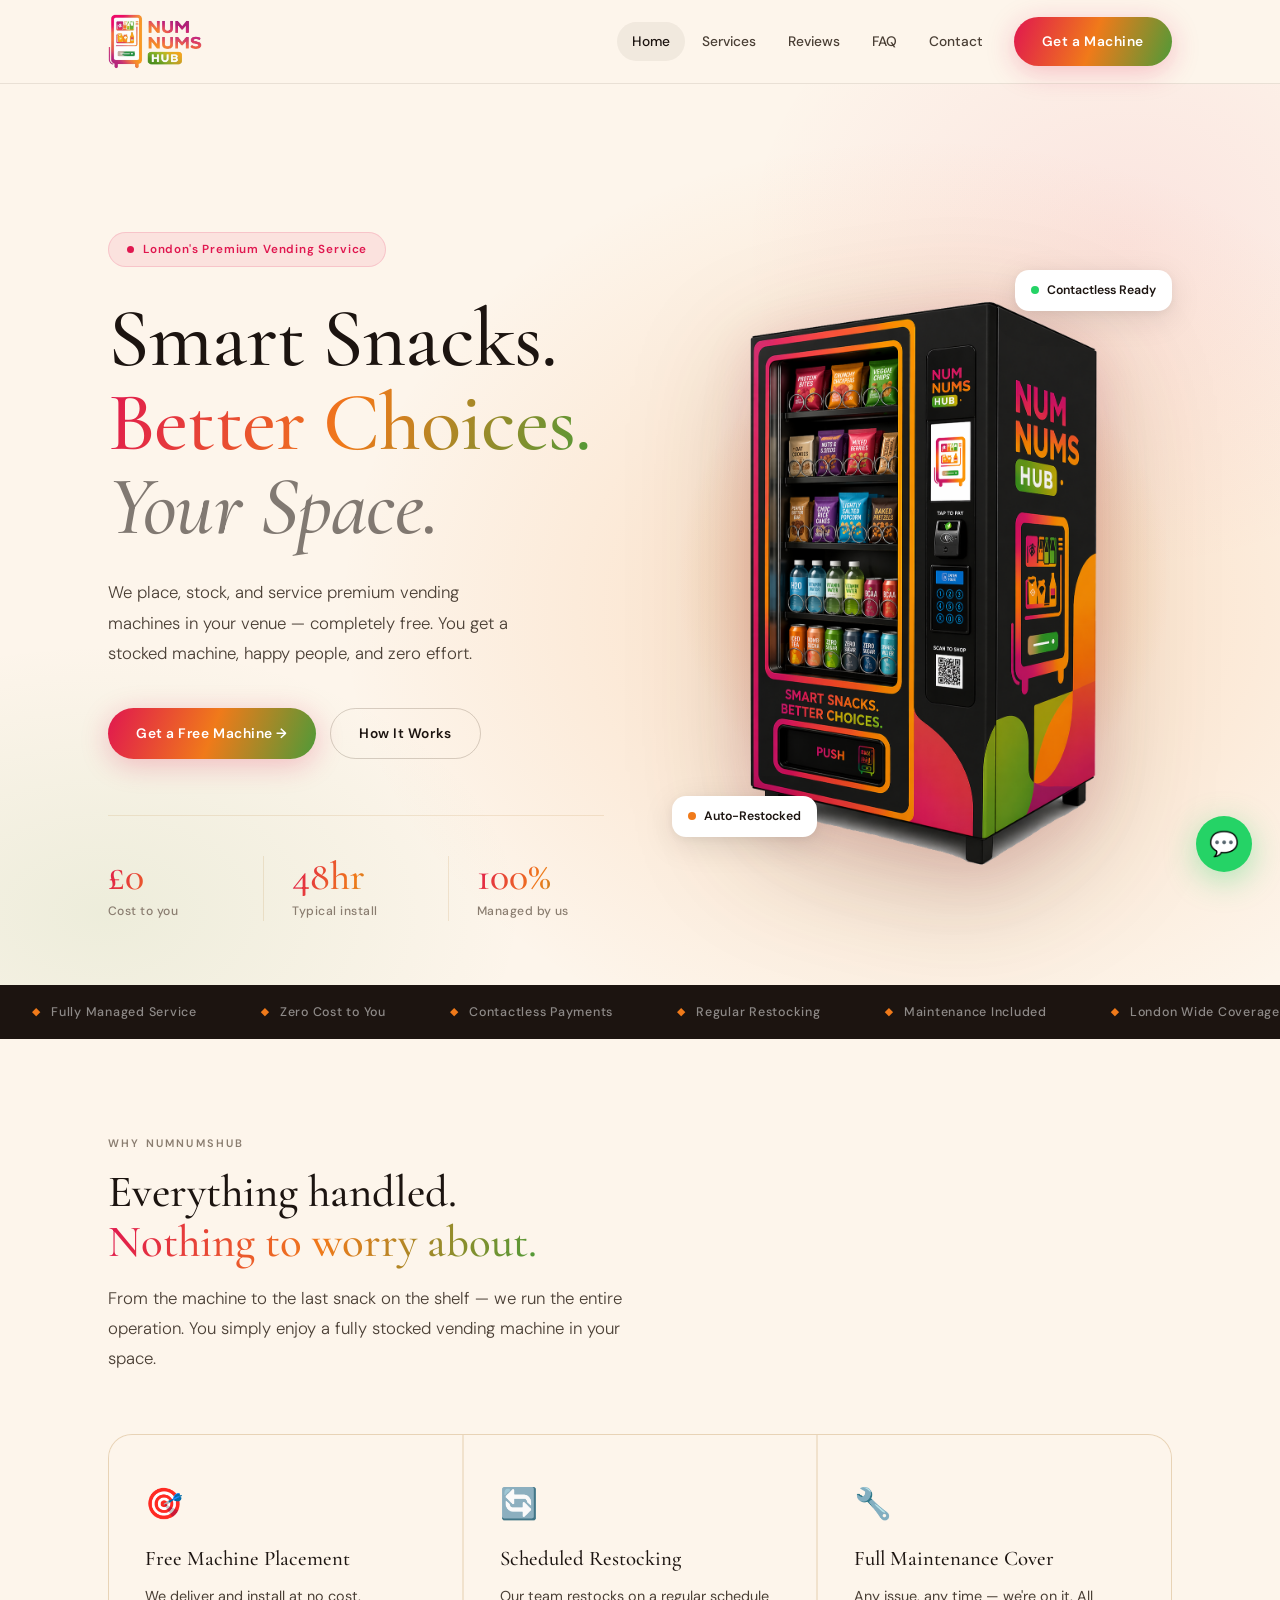
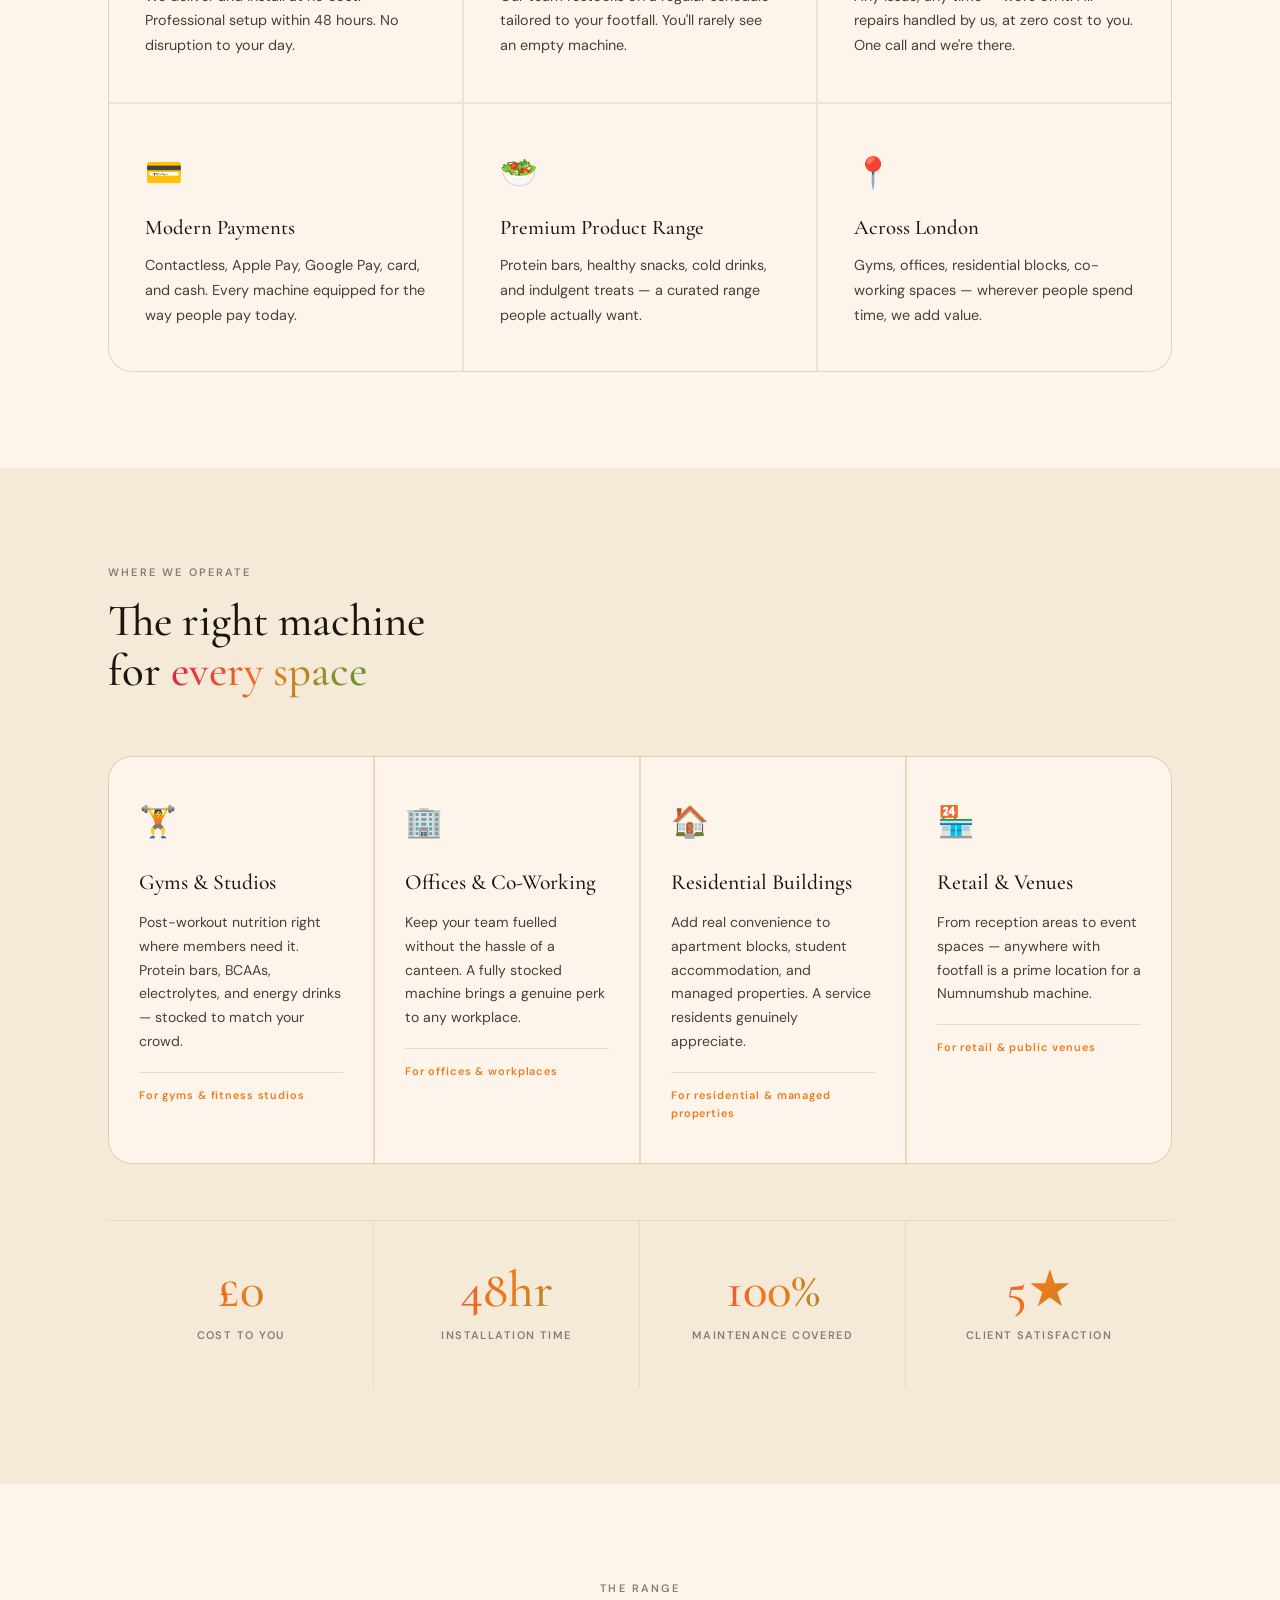
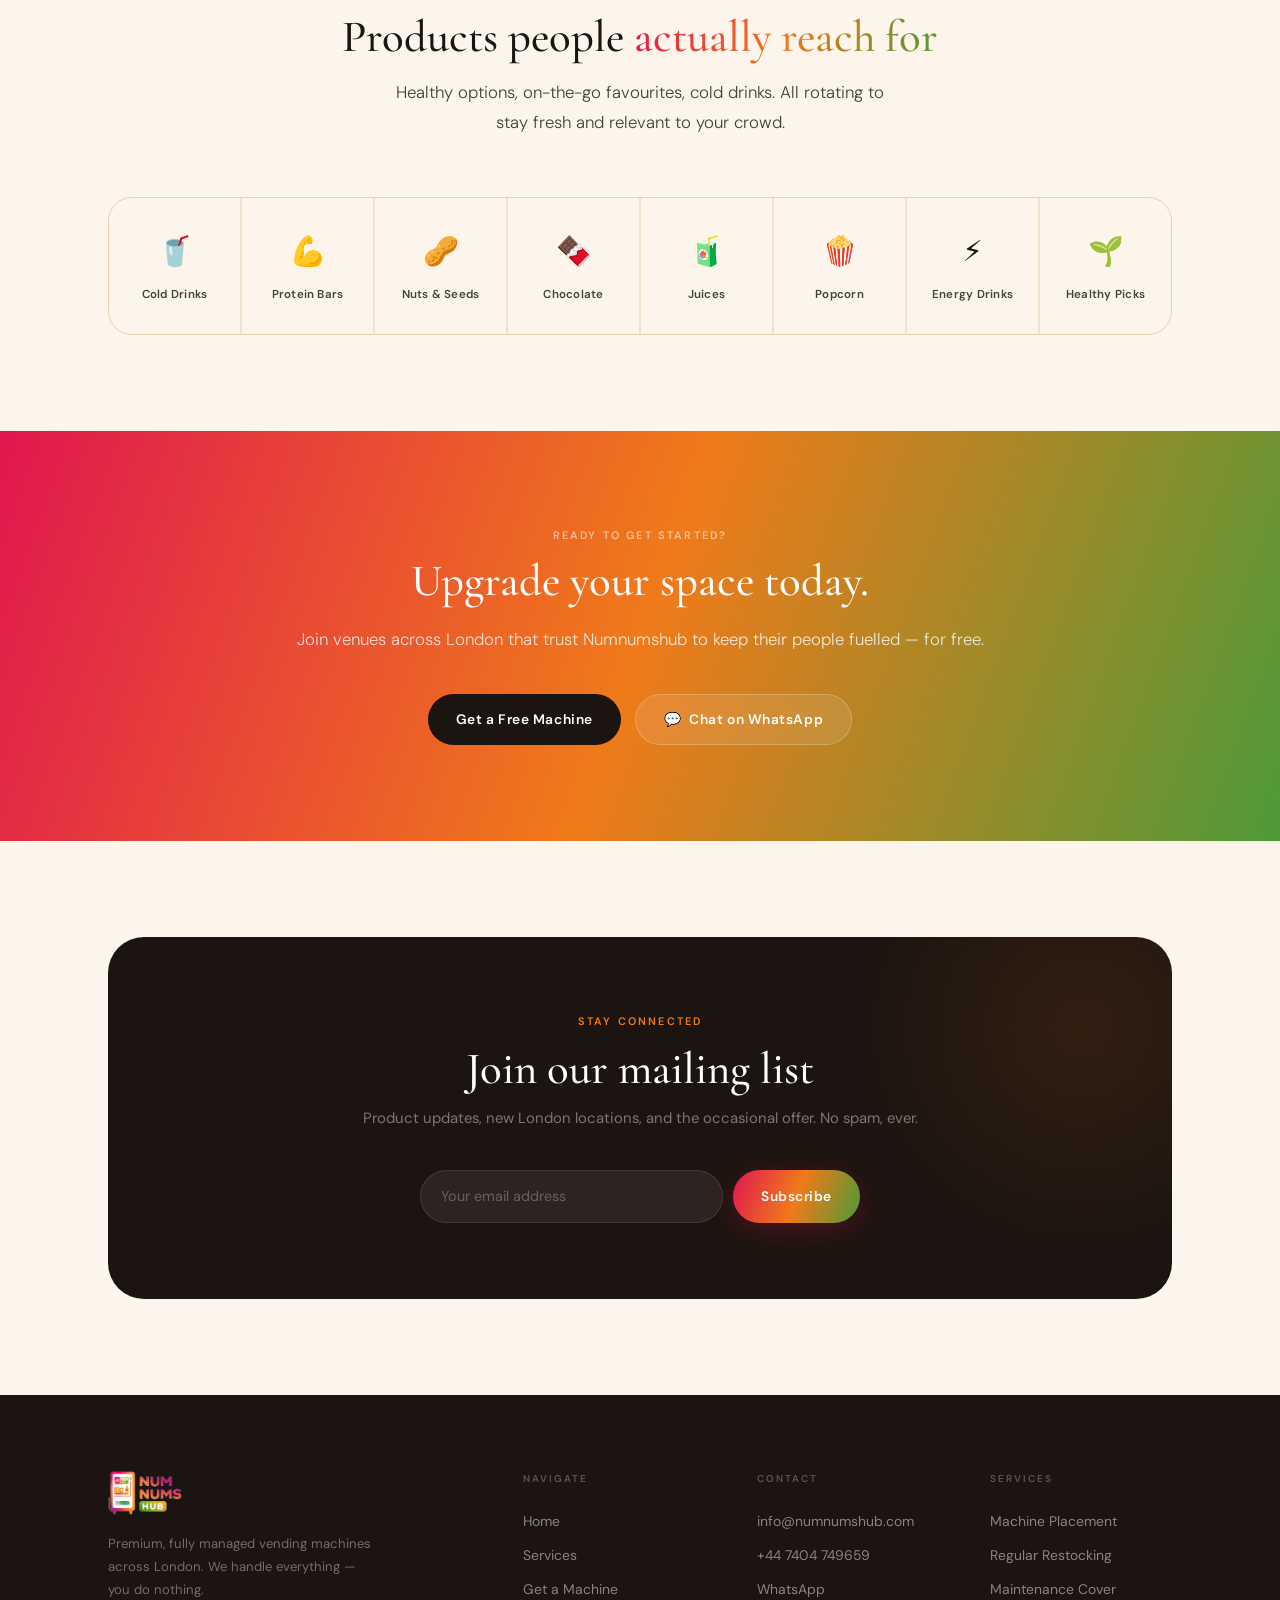
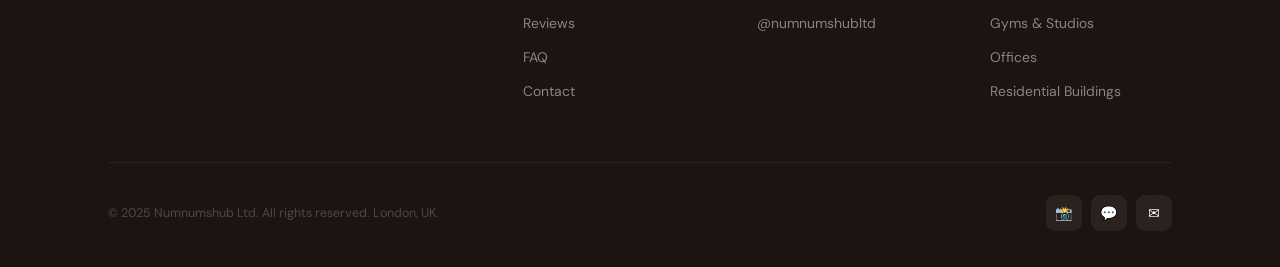
<file: index.html>
<!DOCTYPE html>
<html lang="en">
<head>
<meta charset="utf-8" />
<meta name="viewport" content="width=device-width, initial-scale=1" />
<link rel="icon" href="/favicon.ico" />
<link rel="preload" as="image" href="/logo.png" />
<link rel="preload" as="image" href="/vending-machine.png" />
<link rel="preconnect" href="https://fonts.googleapis.com" />
<link rel="preconnect" href="https://fonts.gstatic.com" crossorigin="anonymous" />
<link rel="stylesheet" href="https://fonts.googleapis.com/css2?family=Cormorant+Garamond:ital,wght@0,400;0,500;0,600;1,400;1,500&family=DM+Sans:opsz,wght@9..40,300;9..40,400;9..40,500;9..40,600&display=swap" />
<link rel="stylesheet" href="/assets/index-bymwbucd.css" />
<title>Numnumshub — Smart Snacks. Better Choices.</title>
<meta name="description" content="Premium, fully managed vending machines across London. We handle the machine, stocking, and maintenance — you do nothing." />
</head>
<body>
<nav id="nav">
  <div class="w">
    <div class="nav-inner">
      <a class="logo" href="/">
        <img src="/logo.png" alt="Numnumshub Logo" style="height:56px;width:auto;display:block;object-fit:contain" />
      </a>
      <div class="nav-links">
        <a class="nav-link active" href="/" style="text-transform:capitalize">home</a>
        <a class="nav-link" href="/services" style="text-transform:capitalize">services</a>
        <a class="nav-link" href="/reviews" style="text-transform:capitalize">reviews</a>
        <a class="nav-link" href="/faq" style="text-transform:uppercase">faq</a>
        <a class="nav-link" href="/contact" style="text-transform:capitalize">contact</a>
        <a class="btn btn-grad nav-cta" href="https://wa.me/447404749659?text=Hi%20Numnumshub%2C%20I%27m%20interested%20in%20your%20vending%20service." target="_blank" rel="noreferrer">Get a Machine</a>
      </div>
      <div class="ham" id="ham"><span></span><span></span><span></span></div>
    </div>
  </div>
</nav>

<div class="mob-menu" id="mobMenu">
  <a class="mob-link" href="/" style="text-transform:capitalize">home</a>
  <a class="mob-link" href="/services" style="text-transform:capitalize">services</a>
  <a class="mob-link" href="/reviews" style="text-transform:capitalize">reviews</a>
  <a class="mob-link" href="/faq" style="text-transform:uppercase">faq</a>
  <a class="mob-link" href="/contact" style="text-transform:capitalize">contact</a>
  <div style="padding-top:18px">
    <a class="btn btn-grad" style="width:100%;justify-content:center" href="https://wa.me/447404749659?text=Hi%20Numnumshub%2C%20I%27m%20interested%20in%20your%20vending%20service." target="_blank" rel="noreferrer">Get a Machine →</a>
  </div>
</div>

<div style="padding-top:84px">
  <section class="hero">
    <div class="w" style="width:100%">
      <div class="hero-inner">
        <div class="hero-left">
          <div class="hero-tag">
            <div class="hero-tag-dot"></div>
            <span>London's Premium Vending Service</span>
          </div>
          <h1 class="hero-title">
            Smart Snacks.<br />
            <span class="gt">Better Choices.</span><br />
            <span style="font-style:italic;opacity:0.55">Your Space.</span>
          </h1>
          <p class="hero-sub">We place, stock, and service premium vending machines in your venue — completely free. You get a stocked machine, happy people, and zero effort.</p>
          <div class="hero-btns">
            <a class="btn btn-grad" href="https://wa.me/447404749659?text=Hi%20Numnumshub%2C%20I%27m%20interested%20in%20your%20vending%20service." target="_blank" rel="noreferrer">Get a Free Machine →</a>
            <a class="btn btn-outline" href="#how">How It Works</a>
          </div>
          <div class="hero-stats">
            <div class="stat"><div class="stat-n gt">£0</div><div class="stat-l">Cost to you</div></div>
            <div class="stat"><div class="stat-n gt">48hr</div><div class="stat-l">Typical install</div></div>
            <div class="stat"><div class="stat-n gt">100%</div><div class="stat-l">Managed by us</div></div>
          </div>
        </div>
        <div class="hero-right">
          <div class="machine-wrap">
            <div class="machine-circle"></div>
            <div class="machine-card">
              <img src="/vending-machine.png" alt="Numnumshub Premium Vending Machine" style="width:100%;display:block;filter:drop-shadow(0 32px 60px rgba(60,30,10,.22)) drop-shadow(0 8px 24px rgba(224,23,79,.12))" />
            </div>
            <div class="chip chip1"><div class="chip-dot" style="background:#25D366"></div>Contactless Ready</div>
            <div class="chip chip2"><div class="chip-dot" style="background:var(--orange)"></div>Auto-Restocked</div>
          </div>
        </div>
      </div>
    </div>
  </section>

  <div class="ticker">
    <div class="ticker-track">
      <div class="tick-item"><span class="tick-sep">◆</span> Fully Managed Service</div>
      <div class="tick-item"><span class="tick-sep">◆</span> Zero Cost to You</div>
      <div class="tick-item"><span class="tick-sep">◆</span> Contactless Payments</div>
      <div class="tick-item"><span class="tick-sep">◆</span> Regular Restocking</div>
      <div class="tick-item"><span class="tick-sep">◆</span> Maintenance Included</div>
      <div class="tick-item"><span class="tick-sep">◆</span> London Wide Coverage</div>
      <div class="tick-item"><span class="tick-sep">◆</span> 48hr Installation</div>
      <div class="tick-item"><span class="tick-sep">◆</span> Premium Product Range</div>
      <div class="tick-item"><span class="tick-sep">◆</span> Fully Managed Service</div>
      <div class="tick-item"><span class="tick-sep">◆</span> Zero Cost to You</div>
      <div class="tick-item"><span class="tick-sep">◆</span> Contactless Payments</div>
      <div class="tick-item"><span class="tick-sep">◆</span> Regular Restocking</div>
      <div class="tick-item"><span class="tick-sep">◆</span> Maintenance Included</div>
      <div class="tick-item"><span class="tick-sep">◆</span> London Wide Coverage</div>
      <div class="tick-item"><span class="tick-sep">◆</span> 48hr Installation</div>
      <div class="tick-item"><span class="tick-sep">◆</span> Premium Product Range</div>
    </div>
  </div>

  <section class="section" id="how">
    <div class="w">
      <div class="s-head">
        <div class="eyebrow">Why Numnumshub</div>
        <h2 class="h2" style="margin-top:14px">Everything handled.<br /><span class="gt">Nothing to worry about.</span></h2>
        <p class="body-lg" style="margin-top:16px;max-width:540px">From the machine to the last snack on the shelf — we run the entire operation. You simply enjoy a fully stocked vending machine in your space.</p>
      </div>
      <div class="usp-grid">
        <div class="usp-item"><div class="usp-icon">🎯</div><h3 class="h3">Free Machine Placement</h3><p class="body" style="margin-top:10px">We deliver and install at no cost. Professional setup within 48 hours. No disruption to your day.</p></div>
        <div class="usp-item"><div class="usp-icon">🔄</div><h3 class="h3">Scheduled Restocking</h3><p class="body" style="margin-top:10px">Our team restocks on a regular schedule tailored to your footfall. You'll rarely see an empty machine.</p></div>
        <div class="usp-item"><div class="usp-icon">🔧</div><h3 class="h3">Full Maintenance Cover</h3><p class="body" style="margin-top:10px">Any issue, any time — we're on it. All repairs handled by us, at zero cost to you. One call and we're there.</p></div>
        <div class="usp-item"><div class="usp-icon">💳</div><h3 class="h3">Modern Payments</h3><p class="body" style="margin-top:10px">Contactless, Apple Pay, Google Pay, card, and cash. Every machine equipped for the way people pay today.</p></div>
        <div class="usp-item"><div class="usp-icon">🥗</div><h3 class="h3">Premium Product Range</h3><p class="body" style="margin-top:10px">Protein bars, healthy snacks, cold drinks, and indulgent treats — a curated range people actually want.</p></div>
        <div class="usp-item"><div class="usp-icon">📍</div><h3 class="h3">Across London</h3><p class="body" style="margin-top:10px">Gyms, offices, residential blocks, co-working spaces — wherever people spend time, we add value.</p></div>
      </div>
    </div>
  </section>

  <section class="section section-alt">
    <div class="w">
      <div class="s-head">
        <div class="eyebrow">Where We Operate</div>
        <h2 class="h2" style="margin-top:14px">The right machine<br />for <span class="gt">every space</span></h2>
      </div>
      <div class="loc-grid">
        <div class="loc-item"><div class="loc-emoji">🏋️</div><div class="loc-title">Gyms &amp; Studios</div><p class="loc-body">Post-workout nutrition right where members need it. Protein bars, BCAAs, electrolytes, and energy drinks — stocked to match your crowd.</p><span class="loc-tag">For gyms &amp; fitness studios</span></div>
        <div class="loc-item"><div class="loc-emoji">🏢</div><div class="loc-title">Offices &amp; Co-Working</div><p class="loc-body">Keep your team fuelled without the hassle of a canteen. A fully stocked machine brings a genuine perk to any workplace.</p><span class="loc-tag">For offices &amp; workplaces</span></div>
        <div class="loc-item"><div class="loc-emoji">🏠</div><div class="loc-title">Residential Buildings</div><p class="loc-body">Add real convenience to apartment blocks, student accommodation, and managed properties. A service residents genuinely appreciate.</p><span class="loc-tag">For residential &amp; managed properties</span></div>
        <div class="loc-item"><div class="loc-emoji">🏪</div><div class="loc-title">Retail &amp; Venues</div><p class="loc-body">From reception areas to event spaces — anywhere with footfall is a prime location for a Numnumshub machine.</p><span class="loc-tag">For retail &amp; public venues</span></div>
      </div>
      <div class="stats-bar">
        <div class="sbi"><div class="sbi-num gt">£0</div><div class="sbi-label">Cost to you</div></div>
        <div class="sbi"><div class="sbi-num gt">48hr</div><div class="sbi-label">Installation time</div></div>
        <div class="sbi"><div class="sbi-num gt">100%</div><div class="sbi-label">Maintenance covered</div></div>
        <div class="sbi"><div class="sbi-num gt">5★</div><div class="sbi-label">Client satisfaction</div></div>
      </div>
    </div>
  </section>

  <section class="section">
    <div class="w">
      <div class="s-head" style="text-align:center">
        <div class="eyebrow">The Range</div>
        <h2 class="h2" style="margin-top:14px">Products people <span class="gt">actually reach for</span></h2>
        <p class="body-lg" style="margin-top:14px;max-width:500px;margin-left:auto;margin-right:auto">Healthy options, on-the-go favourites, cold drinks. All rotating to stay fresh and relevant to your crowd.</p>
      </div>
      <div class="products-strip">
        <div class="prod-item"><div class="prod-emoji">🥤</div><div class="prod-name">Cold Drinks</div></div>
        <div class="prod-item"><div class="prod-emoji">💪</div><div class="prod-name">Protein Bars</div></div>
        <div class="prod-item"><div class="prod-emoji">🥜</div><div class="prod-name">Nuts &amp; Seeds</div></div>
        <div class="prod-item"><div class="prod-emoji">🍫</div><div class="prod-name">Chocolate</div></div>
        <div class="prod-item"><div class="prod-emoji">🧃</div><div class="prod-name">Juices</div></div>
        <div class="prod-item"><div class="prod-emoji">🍿</div><div class="prod-name">Popcorn</div></div>
        <div class="prod-item"><div class="prod-emoji">⚡</div><div class="prod-name">Energy Drinks</div></div>
        <div class="prod-item"><div class="prod-emoji">🌱</div><div class="prod-name">Healthy Picks</div></div>
      </div>
    </div>
  </section>

  <section class="cta-band">
    <div class="w cta-inner">
      <div class="eyebrow" style="color:rgba(255,255,255,.55);margin-bottom:12px">Ready to get started?</div>
      <h2 class="h2">Upgrade your space today.</h2>
      <p class="body-lg">Join venues across London that trust Numnumshub to keep their people fuelled — for free.</p>
      <div class="cta-btns">
        <a class="btn btn-dark" href="https://wa.me/447404749659?text=Hi%20Numnumshub%2C%20I%27m%20interested%20in%20your%20vending%20service." target="_blank" rel="noreferrer">Get a Free Machine</a>
        <a class="btn btn-ghost" href="https://wa.me/447404749659" target="_blank" rel="noreferrer"><span>💬</span> Chat on WhatsApp</a>
      </div>
    </div>
  </section>

  <section class="section">
    <div class="w">
      <div class="nl-wrap">
        <div class="eyebrow">Stay Connected</div>
        <h2 class="h2">Join our mailing list</h2>
        <p class="body" style="margin-top:10px">Product updates, new London locations, and the occasional offer. No spam, ever.</p>
        <form class="nl-form" style="margin-top:36px" name="newsletter" method="POST" data-netlify="true" netlify-honeypot="bot-field">
          <input type="hidden" name="form-name" value="newsletter" />
          <p style="display:none"><label>Don't fill this: <input name="bot-field" /></label></p>
          <input type="email" name="email" placeholder="Your email address" required />
          <button type="submit" class="btn btn-grad">Subscribe</button>
        </form>
      </div>
    </div>
  </section>
</div>

<footer>
  <div class="w">
    <div class="footer-grid">
      <div class="footer-brand">
        <a class="logo" href="/"><img src="/logo.png" alt="Numnumshub Logo" style="height:44px;width:auto;display:block;object-fit:contain" /></a>
        <p class="body-sm">Premium, fully managed vending machines across London. We handle everything — you do nothing.</p>
      </div>
      <div>
        <div class="fc-label">Navigate</div>
        <div class="footer-links">
          <a class="f-link" href="/">Home</a>
          <a class="f-link" href="/services">Services</a>
          <a class="f-link" href="/contact">Get a Machine</a>
          <a class="f-link" href="/reviews">Reviews</a>
          <a class="f-link" href="/faq">FAQ</a>
          <a class="f-link" href="/contact">Contact</a>
        </div>
      </div>
      <div>
        <div class="fc-label">Contact</div>
        <div class="footer-links">
          <a class="f-link" href="mailto:info@numnumshub.com">info@numnumshub.com</a>
          <a class="f-link" href="tel:+447404749659">+44 7404 749659</a>
          <a class="f-link" href="https://wa.me/447404749659" target="_blank" rel="noreferrer">WhatsApp</a>
          <a class="f-link" href="https://instagram.com/numnumshubltd" target="_blank" rel="noreferrer">@numnumshubltd</a>
        </div>
      </div>
      <div>
        <div class="fc-label">Services</div>
        <div class="footer-links">
          <a class="f-link" href="/services">Machine Placement</a>
          <a class="f-link" href="/services">Regular Restocking</a>
          <a class="f-link" href="/services">Maintenance Cover</a>
          <a class="f-link" href="/services">Gyms &amp; Studios</a>
          <a class="f-link" href="/services">Offices</a>
          <a class="f-link" href="/services">Residential Buildings</a>
        </div>
      </div>
    </div>
    <div class="footer-bottom">
      <div class="footer-copy">© 2025 Numnumshub Ltd. All rights reserved. London, UK.</div>
      <div class="socials">
        <a class="soc" href="https://instagram.com/numnumshubltd" target="_blank" rel="noreferrer">📸</a>
        <a class="soc" href="https://wa.me/447404749659" target="_blank" rel="noreferrer">💬</a>
        <a class="soc" href="mailto:info@numnumshub.com">✉️</a>
      </div>
    </div>
  </div>
</footer>

<a class="wa-float" href="https://wa.me/447404749659?text=Hi%20Numnumshub%2C%20I%27m%20interested%20in%20your%20vending%20service." target="_blank" rel="noreferrer">💬<div class="wa-tip">Chat with us</div></a>

<script>
  (function(){
    var ham = document.getElementById('ham');
    var menu = document.getElementById('mobMenu');
    if (ham && menu) {
      ham.addEventListener('click', function(){ menu.classList.toggle('open'); });
      menu.querySelectorAll('.mob-link').forEach(function(l){
        l.addEventListener('click', function(){ menu.classList.remove('open'); });
      });
    }
    var nav = document.getElementById('nav');
    window.addEventListener('scroll', function(){
      if (window.scrollY > 4) nav.classList.add('up'); else nav.classList.remove('up');
    });
  })();
</script>
</body>
</html>
</file>
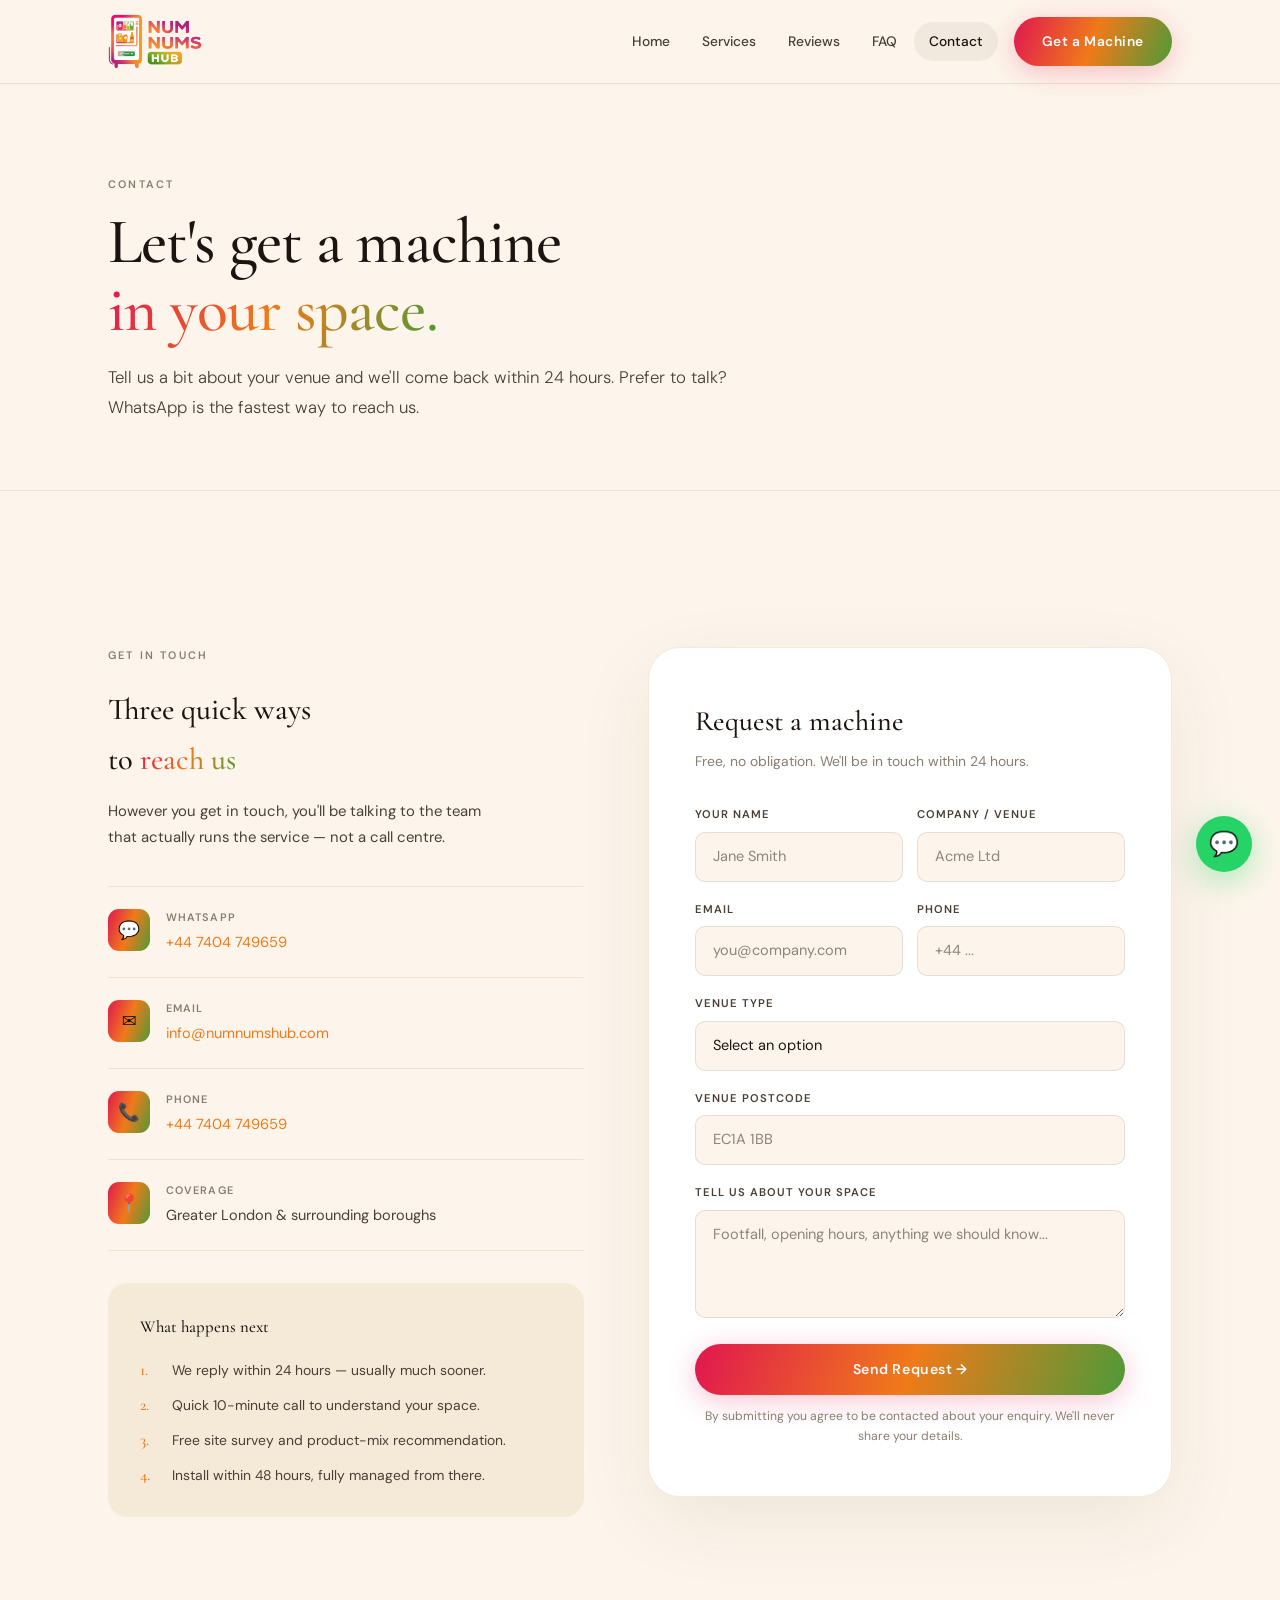
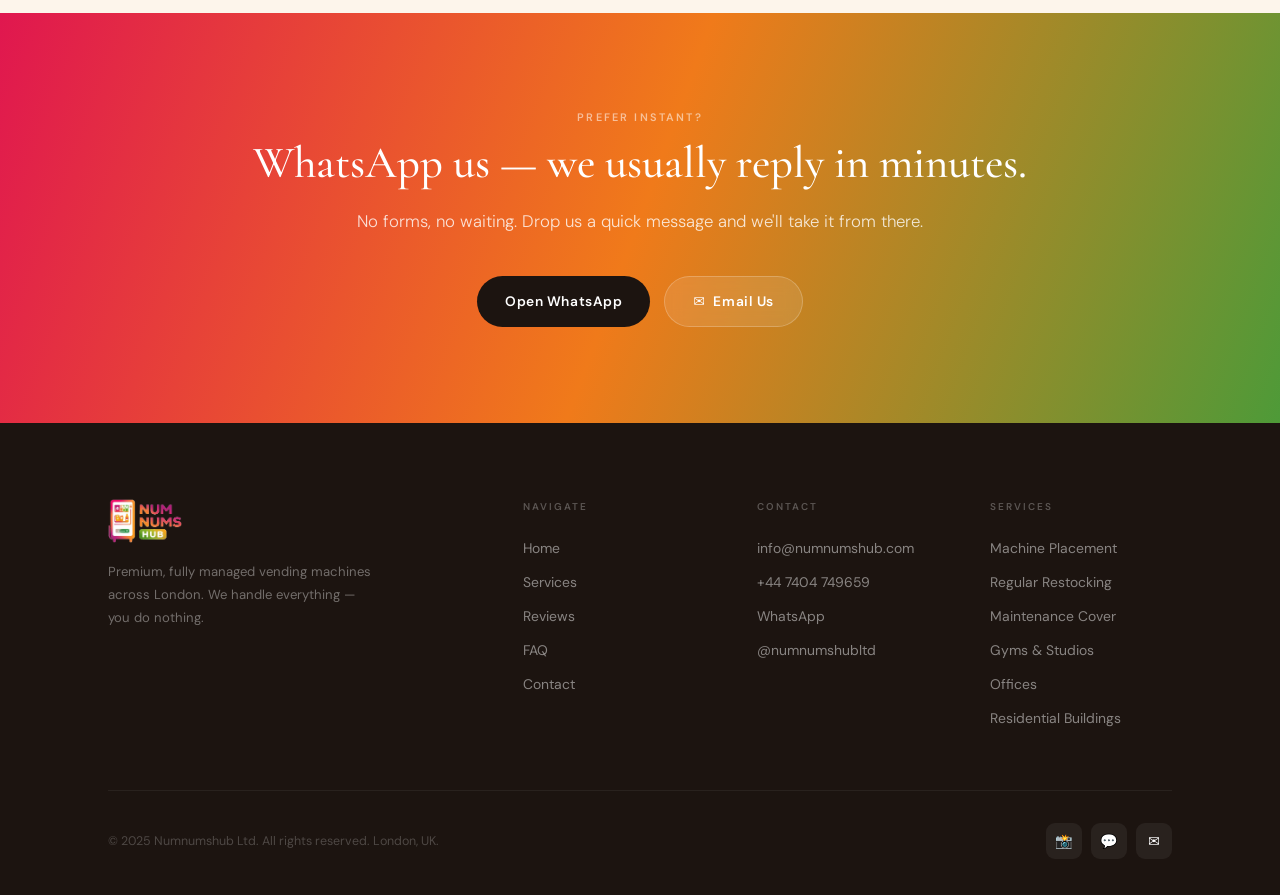
<file: contact.html>
<!DOCTYPE html>
<html lang="en">
<head>
<meta charset="utf-8" />
<meta name="viewport" content="width=device-width, initial-scale=1" />
<link rel="icon" href="/favicon.ico" />
<link rel="preload" as="image" href="/logo.png" />
<link rel="preconnect" href="https://fonts.googleapis.com" />
<link rel="preconnect" href="https://fonts.gstatic.com" crossorigin="anonymous" />
<link rel="stylesheet" href="https://fonts.googleapis.com/css2?family=Cormorant+Garamond:ital,wght@0,400;0,500;0,600;1,400;1,500&family=DM+Sans:opsz,wght@9..40,300;9..40,400;9..40,500;9..40,600&display=swap" />
<link rel="stylesheet" href="/assets/index-bymwbucd.css" />
<title>Contact — Numnumshub</title>
<meta name="description" content="Get in touch with Numnumshub. Request a free vending machine for your London venue or ask us anything." />
</head>
<body>
<nav id="nav">
  <div class="w">
    <div class="nav-inner">
      <a class="logo" href="/">
        <img src="/logo.png" alt="Numnumshub Logo" style="height:56px;width:auto;display:block;object-fit:contain" />
      </a>
      <div class="nav-links">
        <a class="nav-link" href="/" style="text-transform:capitalize">home</a>
        <a class="nav-link" href="/services" style="text-transform:capitalize">services</a>
        <a class="nav-link" href="/reviews" style="text-transform:capitalize">reviews</a>
        <a class="nav-link" href="/faq" style="text-transform:uppercase">faq</a>
        <a class="nav-link active" href="/contact" style="text-transform:capitalize">contact</a>
        <a class="btn btn-grad nav-cta" href="https://wa.me/447404749659?text=Hi%20Numnumshub%2C%20I%27m%20interested%20in%20your%20vending%20service." target="_blank" rel="noreferrer">Get a Machine</a>
      </div>
      <div class="ham" id="ham"><span></span><span></span><span></span></div>
    </div>
  </div>
</nav>

<div class="mob-menu" id="mobMenu">
  <a class="mob-link" href="/" style="text-transform:capitalize">home</a>
  <a class="mob-link" href="/services" style="text-transform:capitalize">services</a>
  <a class="mob-link" href="/reviews" style="text-transform:capitalize">reviews</a>
  <a class="mob-link" href="/faq" style="text-transform:uppercase">faq</a>
  <a class="mob-link" href="/contact" style="text-transform:capitalize">contact</a>
  <div style="padding-top:18px">
    <a class="btn btn-grad" style="width:100%;justify-content:center" href="https://wa.me/447404749659?text=Hi%20Numnumshub%2C%20I%27m%20interested%20in%20your%20vending%20service." target="_blank" rel="noreferrer">Get a Machine →</a>
  </div>
</div>

<div style="padding-top:84px">
  <section class="page-strip">
    <div class="w">
      <div class="eyebrow">Contact</div>
      <h1 class="h1">Let's get a machine<br /><span class="gt">in your space.</span></h1>
      <p class="body-lg" style="margin-top:18px;max-width:640px">Tell us a bit about your venue and we'll come back within 24 hours. Prefer to talk? WhatsApp is the fastest way to reach us.</p>
    </div>
  </section>

  <section class="section">
    <div class="w">
      <div class="form-layout">
        <aside>
          <div class="eyebrow">Get in touch</div>
          <div class="form-aside-title">Three quick ways<br />to <span class="gt">reach us</span></div>
          <p class="body" style="max-width:380px">However you get in touch, you'll be talking to the team that actually runs the service — not a call centre.</p>
          <div class="info-rows">
            <div class="info-row">
              <div class="info-ico">💬</div>
              <div>
                <div class="info-label">WhatsApp</div>
                <div class="info-val"><a href="https://wa.me/447404749659" target="_blank" rel="noreferrer">+44 7404 749659</a></div>
              </div>
            </div>
            <div class="info-row">
              <div class="info-ico">✉️</div>
              <div>
                <div class="info-label">Email</div>
                <div class="info-val"><a href="mailto:info@numnumshub.com">info@numnumshub.com</a></div>
              </div>
            </div>
            <div class="info-row">
              <div class="info-ico">📞</div>
              <div>
                <div class="info-label">Phone</div>
                <div class="info-val"><a href="tel:+447404749659">+44 7404 749659</a></div>
              </div>
            </div>
            <div class="info-row">
              <div class="info-ico">📍</div>
              <div>
                <div class="info-label">Coverage</div>
                <div class="info-val">Greater London &amp; surrounding boroughs</div>
              </div>
            </div>
          </div>

          <div class="next-steps">
            <div class="ns-title">What happens next</div>
            <div class="ns-list">
              <div class="ns-item"><div class="ns-n">1.</div><div>We reply within 24 hours — usually much sooner.</div></div>
              <div class="ns-item"><div class="ns-n">2.</div><div>Quick 10-minute call to understand your space.</div></div>
              <div class="ns-item"><div class="ns-n">3.</div><div>Free site survey and product-mix recommendation.</div></div>
              <div class="ns-item"><div class="ns-n">4.</div><div>Install within 48 hours, fully managed from there.</div></div>
            </div>
          </div>
        </aside>

        <div class="form-card">
          <div class="form-card-title">Request a machine</div>
          <div class="form-card-sub">Free, no obligation. We'll be in touch within 24 hours.</div>
          <form id="contactForm" name="contact" method="POST" data-netlify="true" netlify-honeypot="bot-field" action="/contact?ok=1">
            <input type="hidden" name="form-name" value="contact" />
            <p style="display:none"><label>Don't fill this: <input name="bot-field" /></label></p>

            <div class="field-row">
              <div class="field">
                <label for="cf-name">Your name</label>
                <input id="cf-name" type="text" name="name" required placeholder="Jane Smith" />
              </div>
              <div class="field">
                <label for="cf-company">Company / Venue</label>
                <input id="cf-company" type="text" name="company" placeholder="Acme Ltd" />
              </div>
            </div>

            <div class="field-row">
              <div class="field">
                <label for="cf-email">Email</label>
                <input id="cf-email" type="email" name="email" required placeholder="you@company.com" />
              </div>
              <div class="field">
                <label for="cf-phone">Phone</label>
                <input id="cf-phone" type="tel" name="phone" placeholder="+44 ..." />
              </div>
            </div>

            <div class="field">
              <label for="cf-type">Venue type</label>
              <select id="cf-type" name="venue_type">
                <option value="">Select an option</option>
                <option>Gym or fitness studio</option>
                <option>Office or co-working</option>
                <option>Residential building</option>
                <option>Retail or public venue</option>
                <option>Other</option>
              </select>
            </div>

            <div class="field">
              <label for="cf-postcode">Venue postcode</label>
              <input id="cf-postcode" type="text" name="postcode" placeholder="EC1A 1BB" />
            </div>

            <div class="field">
              <label for="cf-msg">Tell us about your space</label>
              <textarea id="cf-msg" name="message" placeholder="Footfall, opening hours, anything we should know..."></textarea>
            </div>

            <button type="submit" class="btn btn-grad form-submit">Send Request →</button>
            <p class="form-note">By submitting you agree to be contacted about your enquiry. We'll never share your details.</p>

            <div class="success-msg" id="successMsg"><p>Thanks — your message is on its way. We'll be in touch within 24 hours.</p></div>
          </form>
        </div>
      </div>
    </div>
  </section>

  <section class="cta-band">
    <div class="w cta-inner">
      <div class="eyebrow" style="color:rgba(255,255,255,.55);margin-bottom:12px">Prefer instant?</div>
      <h2 class="h2">WhatsApp us — we usually reply in minutes.</h2>
      <p class="body-lg">No forms, no waiting. Drop us a quick message and we'll take it from there.</p>
      <div class="cta-btns">
        <a class="btn btn-dark" href="https://wa.me/447404749659?text=Hi%20Numnumshub%2C%20I%27m%20interested%20in%20your%20vending%20service." target="_blank" rel="noreferrer">Open WhatsApp</a>
        <a class="btn btn-ghost" href="mailto:info@numnumshub.com"><span>✉️</span> Email Us</a>
      </div>
    </div>
  </section>
</div>

<footer>
  <div class="w">
    <div class="footer-grid">
      <div class="footer-brand">
        <a class="logo" href="/"><img src="/logo.png" alt="Numnumshub Logo" style="height:44px;width:auto;display:block;object-fit:contain" /></a>
        <p class="body-sm">Premium, fully managed vending machines across London. We handle everything — you do nothing.</p>
      </div>
      <div>
        <div class="fc-label">Navigate</div>
        <div class="footer-links">
          <a class="f-link" href="/">Home</a>
          <a class="f-link" href="/services">Services</a>
          <a class="f-link" href="/reviews">Reviews</a>
          <a class="f-link" href="/faq">FAQ</a>
          <a class="f-link" href="/contact">Contact</a>
        </div>
      </div>
      <div>
        <div class="fc-label">Contact</div>
        <div class="footer-links">
          <a class="f-link" href="mailto:info@numnumshub.com">info@numnumshub.com</a>
          <a class="f-link" href="tel:+447404749659">+44 7404 749659</a>
          <a class="f-link" href="https://wa.me/447404749659" target="_blank" rel="noreferrer">WhatsApp</a>
          <a class="f-link" href="https://instagram.com/numnumshubltd" target="_blank" rel="noreferrer">@numnumshubltd</a>
        </div>
      </div>
      <div>
        <div class="fc-label">Services</div>
        <div class="footer-links">
          <a class="f-link" href="/services">Machine Placement</a>
          <a class="f-link" href="/services">Regular Restocking</a>
          <a class="f-link" href="/services">Maintenance Cover</a>
          <a class="f-link" href="/services">Gyms &amp; Studios</a>
          <a class="f-link" href="/services">Offices</a>
          <a class="f-link" href="/services">Residential Buildings</a>
        </div>
      </div>
    </div>
    <div class="footer-bottom">
      <div class="footer-copy">© 2025 Numnumshub Ltd. All rights reserved. London, UK.</div>
      <div class="socials">
        <a class="soc" href="https://instagram.com/numnumshubltd" target="_blank" rel="noreferrer">📸</a>
        <a class="soc" href="https://wa.me/447404749659" target="_blank" rel="noreferrer">💬</a>
        <a class="soc" href="mailto:info@numnumshub.com">✉️</a>
      </div>
    </div>
  </div>
</footer>

<a class="wa-float" href="https://wa.me/447404749659?text=Hi%20Numnumshub%2C%20I%27m%20interested%20in%20your%20vending%20service." target="_blank" rel="noreferrer">💬<div class="wa-tip">Chat with us</div></a>

<script>
  (function(){
    var ham = document.getElementById('ham');
    var menu = document.getElementById('mobMenu');
    if (ham && menu) {
      ham.addEventListener('click', function(){ menu.classList.toggle('open'); });
      menu.querySelectorAll('.mob-link').forEach(function(l){
        l.addEventListener('click', function(){ menu.classList.remove('open'); });
      });
    }
    var nav = document.getElementById('nav');
    window.addEventListener('scroll', function(){
      if (window.scrollY > 4) nav.classList.add('up'); else nav.classList.remove('up');
    });

    var form = document.getElementById('contactForm');
    var msg = document.getElementById('successMsg');
    if (form) {
      form.addEventListener('submit', function(e){
        e.preventDefault();
        var data = new URLSearchParams(new FormData(form)).toString();
        fetch('/', {
          method: 'POST',
          headers: { 'Content-Type': 'application/x-www-form-urlencoded' },
          body: data
        }).then(function(r){
          if (r.ok) {
            form.reset();
            if (msg) msg.classList.add('show');
            window.scrollTo({ top: form.getBoundingClientRect().top + window.scrollY - 100, behavior: 'smooth' });
          } else {
            alert('Something went wrong — please try WhatsApp or email instead.');
          }
        }).catch(function(){
          alert('Something went wrong — please try WhatsApp or email instead.');
        });
      });
    }

    if (window.location.search.indexOf('ok=1') !== -1 && msg) {
      msg.classList.add('show');
    }
  })();
</script>
</body>
</html>
</file>
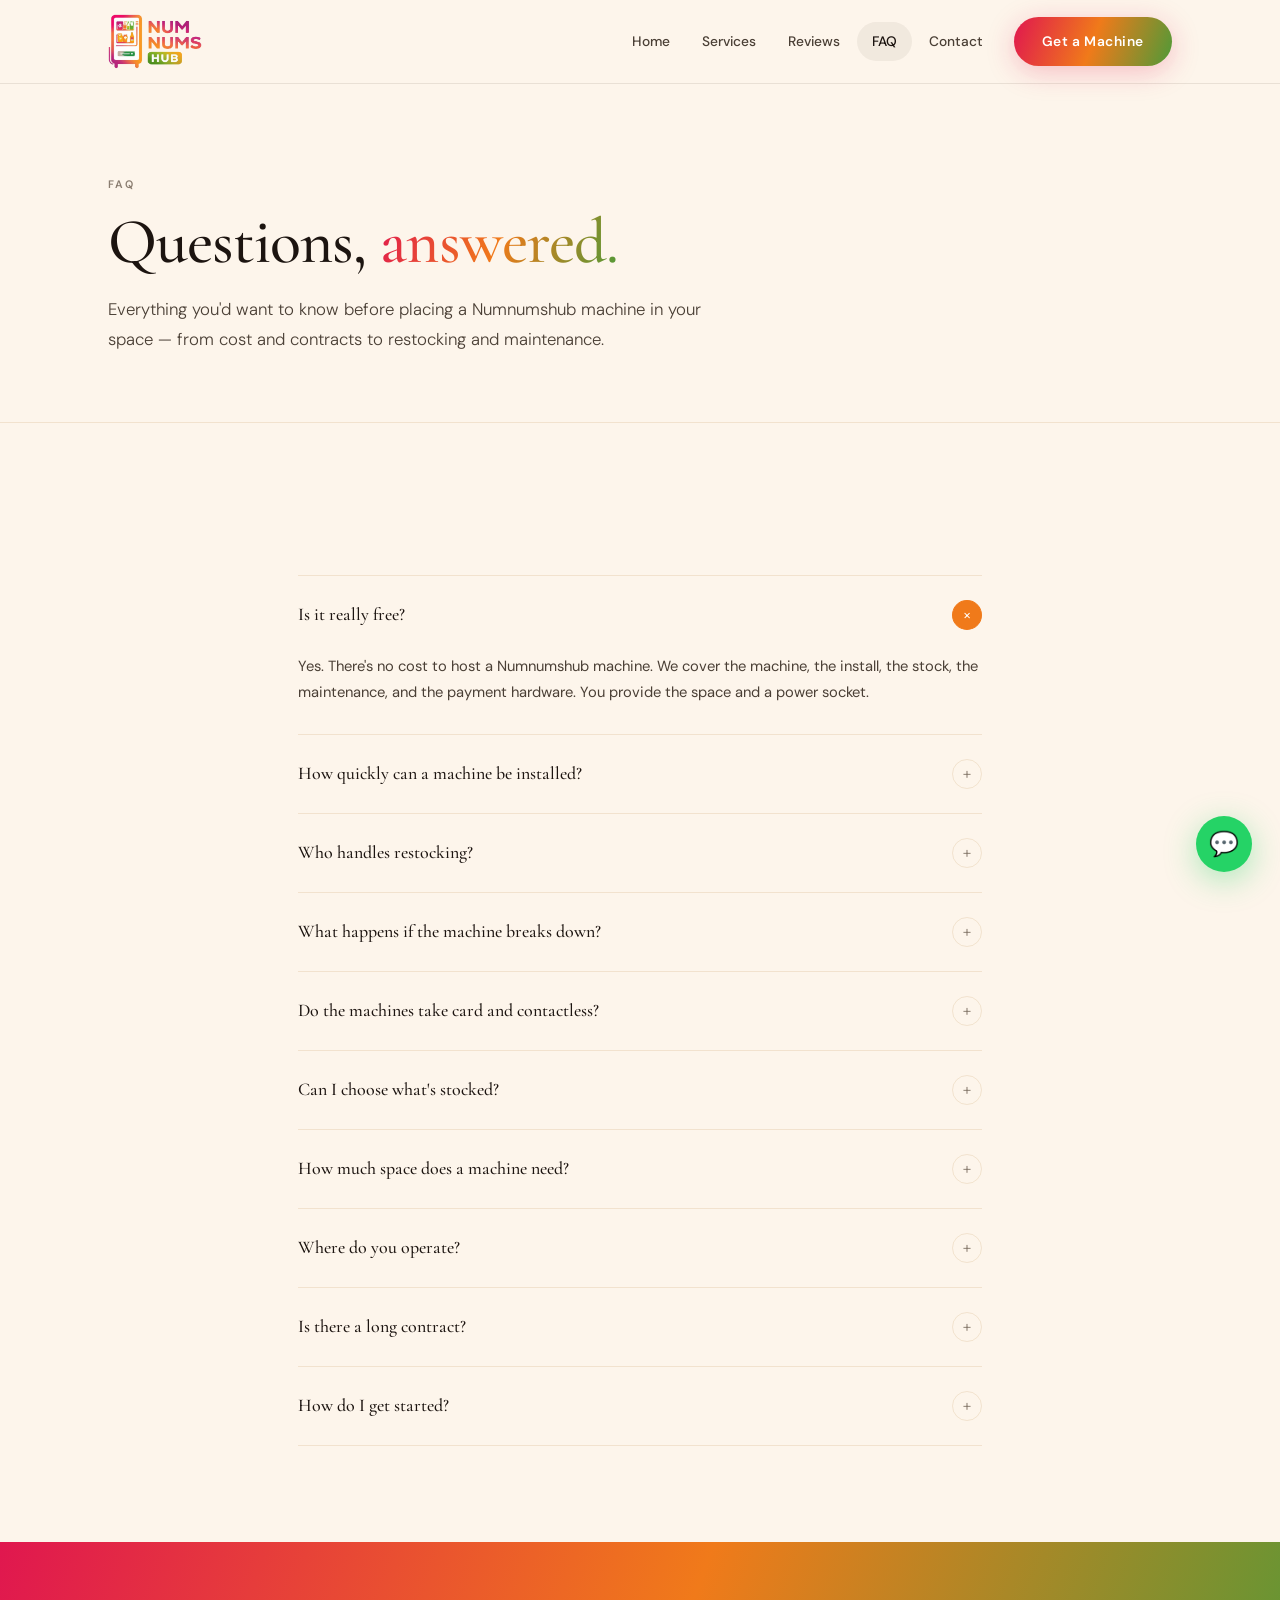
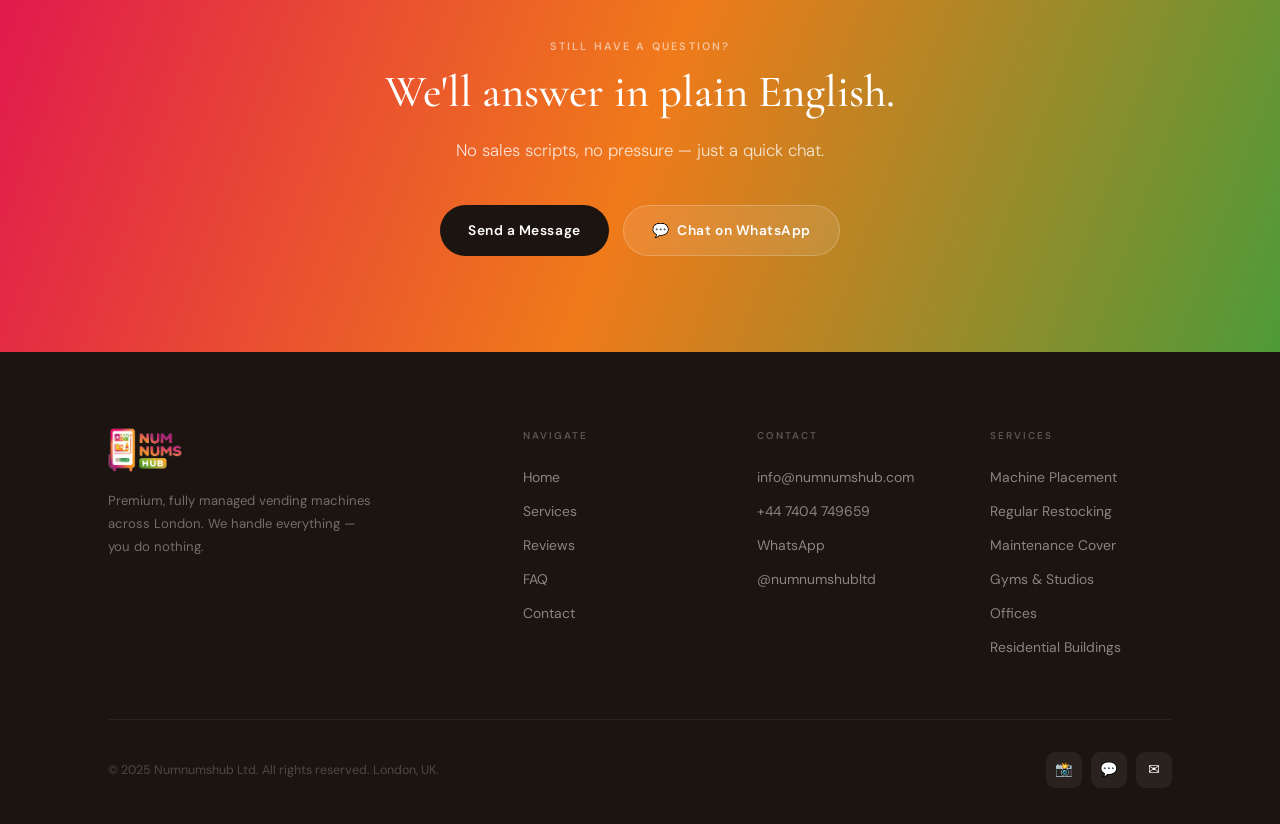
<file: faq.html>
<!DOCTYPE html>
<html lang="en">
<head>
<meta charset="utf-8" />
<meta name="viewport" content="width=device-width, initial-scale=1" />
<link rel="icon" href="/favicon.ico" />
<link rel="preload" as="image" href="/logo.png" />
<link rel="preconnect" href="https://fonts.googleapis.com" />
<link rel="preconnect" href="https://fonts.gstatic.com" crossorigin="anonymous" />
<link rel="stylesheet" href="https://fonts.googleapis.com/css2?family=Cormorant+Garamond:ital,wght@0,400;0,500;0,600;1,400;1,500&family=DM+Sans:opsz,wght@9..40,300;9..40,400;9..40,500;9..40,600&display=swap" />
<link rel="stylesheet" href="/assets/index-bymwbucd.css" />
<title>FAQ — Numnumshub</title>
<meta name="description" content="Answers to the most common questions about Numnumshub's free, fully managed vending service across London." />
</head>
<body>
<nav id="nav">
  <div class="w">
    <div class="nav-inner">
      <a class="logo" href="/">
        <img src="/logo.png" alt="Numnumshub Logo" style="height:56px;width:auto;display:block;object-fit:contain" />
      </a>
      <div class="nav-links">
        <a class="nav-link" href="/" style="text-transform:capitalize">home</a>
        <a class="nav-link" href="/services" style="text-transform:capitalize">services</a>
        <a class="nav-link" href="/reviews" style="text-transform:capitalize">reviews</a>
        <a class="nav-link active" href="/faq" style="text-transform:uppercase">faq</a>
        <a class="nav-link" href="/contact" style="text-transform:capitalize">contact</a>
        <a class="btn btn-grad nav-cta" href="https://wa.me/447404749659?text=Hi%20Numnumshub%2C%20I%27m%20interested%20in%20your%20vending%20service." target="_blank" rel="noreferrer">Get a Machine</a>
      </div>
      <div class="ham" id="ham"><span></span><span></span><span></span></div>
    </div>
  </div>
</nav>

<div class="mob-menu" id="mobMenu">
  <a class="mob-link" href="/" style="text-transform:capitalize">home</a>
  <a class="mob-link" href="/services" style="text-transform:capitalize">services</a>
  <a class="mob-link" href="/reviews" style="text-transform:capitalize">reviews</a>
  <a class="mob-link" href="/faq" style="text-transform:uppercase">faq</a>
  <a class="mob-link" href="/contact" style="text-transform:capitalize">contact</a>
  <div style="padding-top:18px">
    <a class="btn btn-grad" style="width:100%;justify-content:center" href="https://wa.me/447404749659?text=Hi%20Numnumshub%2C%20I%27m%20interested%20in%20your%20vending%20service." target="_blank" rel="noreferrer">Get a Machine →</a>
  </div>
</div>

<div style="padding-top:84px">
  <section class="page-strip">
    <div class="w">
      <div class="eyebrow">FAQ</div>
      <h1 class="h1">Questions, <span class="gt">answered.</span></h1>
      <p class="body-lg" style="margin-top:18px;max-width:640px">Everything you'd want to know before placing a Numnumshub machine in your space — from cost and contracts to restocking and maintenance.</p>
    </div>
  </section>

  <section class="section">
    <div class="w-sm">
      <div class="faq-list" id="faqList">
        <div class="faq-i open">
          <div class="faq-q"><div class="faq-qt">Is it really free?</div><div class="faq-icon">+</div></div>
          <div class="faq-a">Yes. There's no cost to host a Numnumshub machine. We cover the machine, the install, the stock, the maintenance, and the payment hardware. You provide the space and a power socket.</div>
        </div>
        <div class="faq-i">
          <div class="faq-q"><div class="faq-qt">How quickly can a machine be installed?</div><div class="faq-icon">+</div></div>
          <div class="faq-a">Most venues are live within 48 hours of the site survey. We schedule install around your operating hours, so there's no disruption.</div>
        </div>
        <div class="faq-i">
          <div class="faq-q"><div class="faq-qt">Who handles restocking?</div><div class="faq-icon">+</div></div>
          <div class="faq-a">Our team. We restock on a schedule tuned to your footfall — typically weekly, more often for higher-traffic sites — and rotate the range based on what's actually selling.</div>
        </div>
        <div class="faq-i">
          <div class="faq-q"><div class="faq-qt">What happens if the machine breaks down?</div><div class="faq-icon">+</div></div>
          <div class="faq-a">One call to us and we're on it. All maintenance, parts, and call-outs are included. Average response time is under four hours during working days.</div>
        </div>
        <div class="faq-i">
          <div class="faq-q"><div class="faq-qt">Do the machines take card and contactless?</div><div class="faq-icon">+</div></div>
          <div class="faq-a">Every machine is fitted with contactless, Apple Pay, Google Pay, chip-and-pin, and cash. We make sure your people can pay however they prefer.</div>
        </div>
        <div class="faq-i">
          <div class="faq-q"><div class="faq-qt">Can I choose what's stocked?</div><div class="faq-icon">+</div></div>
          <div class="faq-a">Absolutely. We tailor the product mix to your audience and adjust it over time based on sales data. Want a protein-led range, healthy options, or treat-led? We'll build it together.</div>
        </div>
        <div class="faq-i">
          <div class="faq-q"><div class="faq-qt">How much space does a machine need?</div><div class="faq-icon">+</div></div>
          <div class="faq-a">A typical machine needs about 1m of wall space and a standard UK power socket. We'll confirm the right footprint during the site survey.</div>
        </div>
        <div class="faq-i">
          <div class="faq-q"><div class="faq-qt">Where do you operate?</div><div class="faq-icon">+</div></div>
          <div class="faq-a">Across Greater London. From central boroughs to the outer ring — if you're in London, we can serve you.</div>
        </div>
        <div class="faq-i">
          <div class="faq-q"><div class="faq-qt">Is there a long contract?</div><div class="faq-icon">+</div></div>
          <div class="faq-a">No long lock-ins. We use a simple host agreement that protects both sides, with sensible notice periods. We'd rather earn the spot every cycle than tie you down.</div>
        </div>
        <div class="faq-i">
          <div class="faq-q"><div class="faq-qt">How do I get started?</div><div class="faq-icon">+</div></div>
          <div class="faq-a">The easiest way is to <a href="/contact" style="color:var(--orange);font-weight:600">drop us a quick message</a> or WhatsApp us. We'll book a 10-minute call, then a site survey if it's a fit.</div>
        </div>
      </div>
    </div>
  </section>

  <section class="cta-band">
    <div class="w cta-inner">
      <div class="eyebrow" style="color:rgba(255,255,255,.55);margin-bottom:12px">Still have a question?</div>
      <h2 class="h2">We'll answer in plain English.</h2>
      <p class="body-lg">No sales scripts, no pressure — just a quick chat.</p>
      <div class="cta-btns">
        <a class="btn btn-dark" href="/contact">Send a Message</a>
        <a class="btn btn-ghost" href="https://wa.me/447404749659" target="_blank" rel="noreferrer"><span>💬</span> Chat on WhatsApp</a>
      </div>
    </div>
  </section>
</div>

<footer>
  <div class="w">
    <div class="footer-grid">
      <div class="footer-brand">
        <a class="logo" href="/"><img src="/logo.png" alt="Numnumshub Logo" style="height:44px;width:auto;display:block;object-fit:contain" /></a>
        <p class="body-sm">Premium, fully managed vending machines across London. We handle everything — you do nothing.</p>
      </div>
      <div>
        <div class="fc-label">Navigate</div>
        <div class="footer-links">
          <a class="f-link" href="/">Home</a>
          <a class="f-link" href="/services">Services</a>
          <a class="f-link" href="/reviews">Reviews</a>
          <a class="f-link" href="/faq">FAQ</a>
          <a class="f-link" href="/contact">Contact</a>
        </div>
      </div>
      <div>
        <div class="fc-label">Contact</div>
        <div class="footer-links">
          <a class="f-link" href="mailto:info@numnumshub.com">info@numnumshub.com</a>
          <a class="f-link" href="tel:+447404749659">+44 7404 749659</a>
          <a class="f-link" href="https://wa.me/447404749659" target="_blank" rel="noreferrer">WhatsApp</a>
          <a class="f-link" href="https://instagram.com/numnumshubltd" target="_blank" rel="noreferrer">@numnumshubltd</a>
        </div>
      </div>
      <div>
        <div class="fc-label">Services</div>
        <div class="footer-links">
          <a class="f-link" href="/services">Machine Placement</a>
          <a class="f-link" href="/services">Regular Restocking</a>
          <a class="f-link" href="/services">Maintenance Cover</a>
          <a class="f-link" href="/services">Gyms &amp; Studios</a>
          <a class="f-link" href="/services">Offices</a>
          <a class="f-link" href="/services">Residential Buildings</a>
        </div>
      </div>
    </div>
    <div class="footer-bottom">
      <div class="footer-copy">© 2025 Numnumshub Ltd. All rights reserved. London, UK.</div>
      <div class="socials">
        <a class="soc" href="https://instagram.com/numnumshubltd" target="_blank" rel="noreferrer">📸</a>
        <a class="soc" href="https://wa.me/447404749659" target="_blank" rel="noreferrer">💬</a>
        <a class="soc" href="mailto:info@numnumshub.com">✉️</a>
      </div>
    </div>
  </div>
</footer>

<a class="wa-float" href="https://wa.me/447404749659?text=Hi%20Numnumshub%2C%20I%27m%20interested%20in%20your%20vending%20service." target="_blank" rel="noreferrer">💬<div class="wa-tip">Chat with us</div></a>

<script>
  (function(){
    var ham = document.getElementById('ham');
    var menu = document.getElementById('mobMenu');
    if (ham && menu) {
      ham.addEventListener('click', function(){ menu.classList.toggle('open'); });
      menu.querySelectorAll('.mob-link').forEach(function(l){
        l.addEventListener('click', function(){ menu.classList.remove('open'); });
      });
    }
    var nav = document.getElementById('nav');
    window.addEventListener('scroll', function(){
      if (window.scrollY > 4) nav.classList.add('up'); else nav.classList.remove('up');
    });
    var list = document.getElementById('faqList');
    if (list) {
      list.querySelectorAll('.faq-q').forEach(function(q){
        q.addEventListener('click', function(){
          var item = q.parentElement;
          item.classList.toggle('open');
        });
      });
    }
  })();
</script>
</body>
</html>
</file>
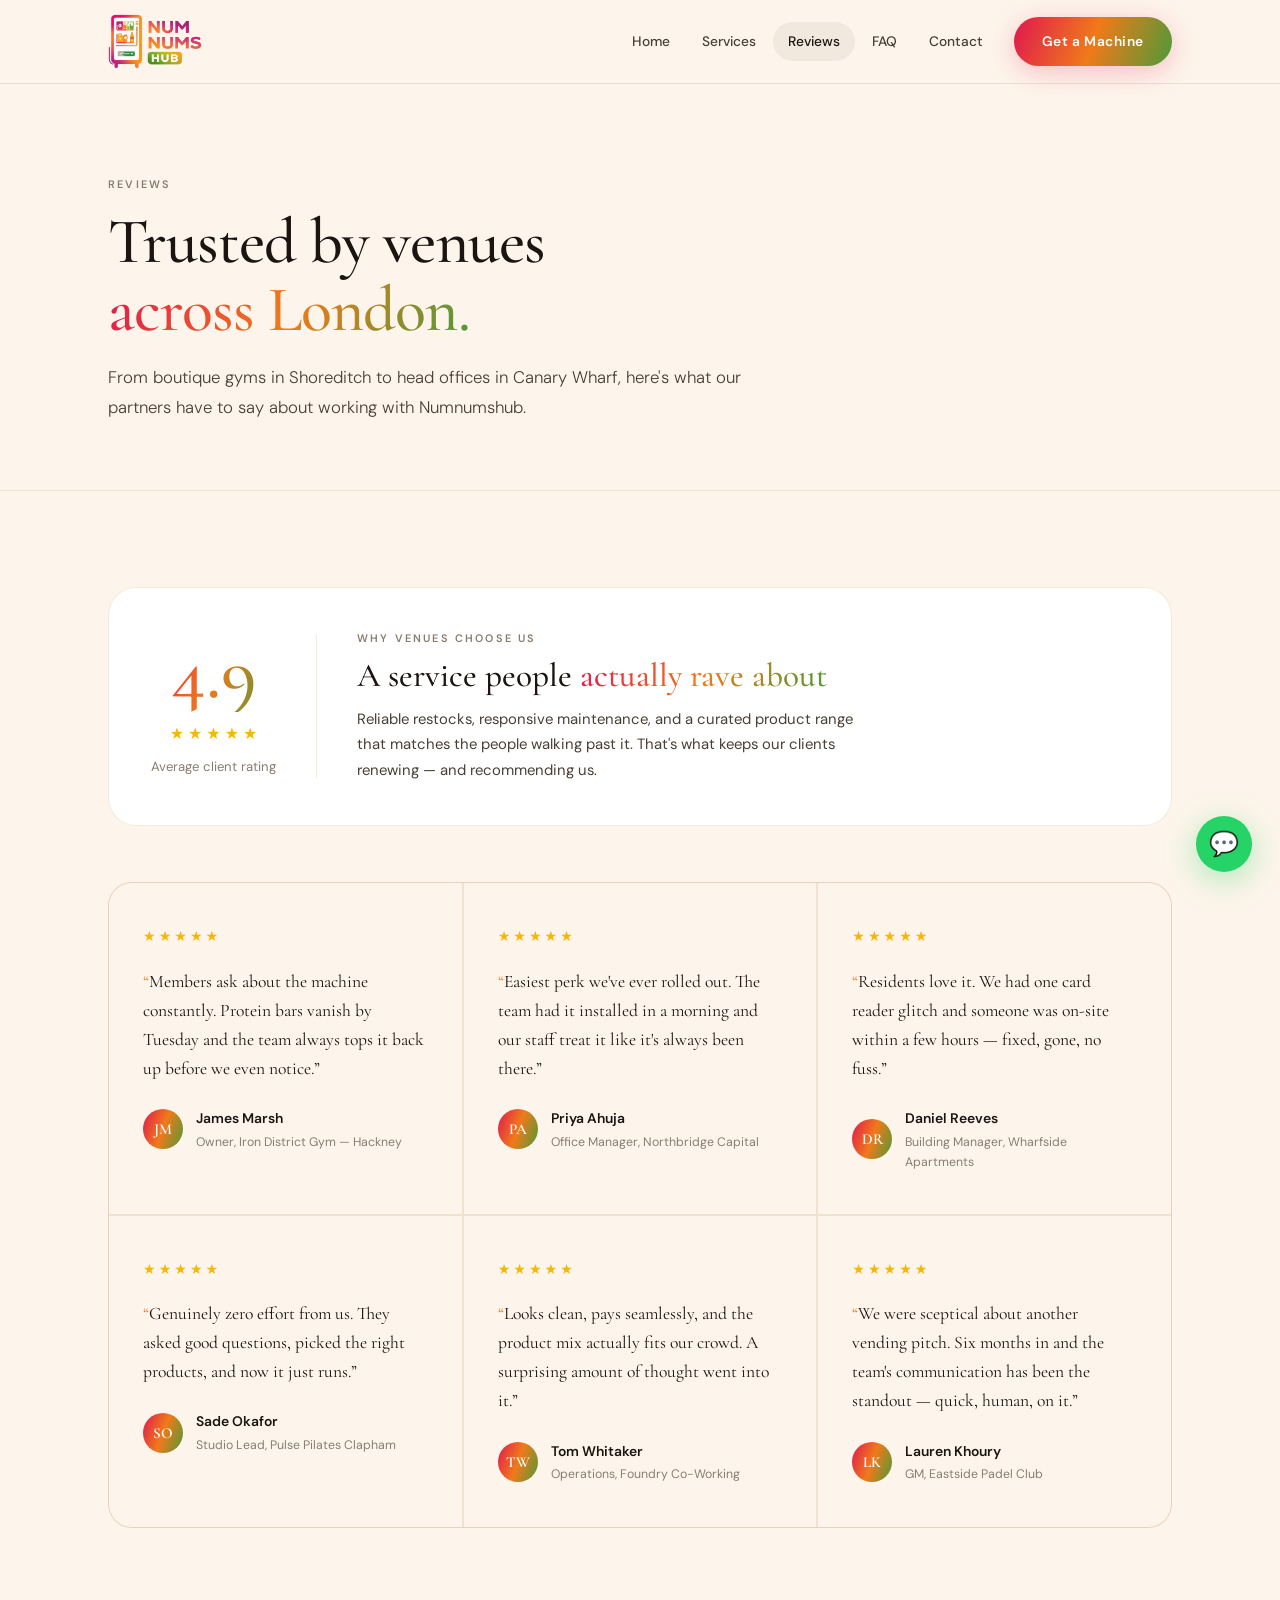
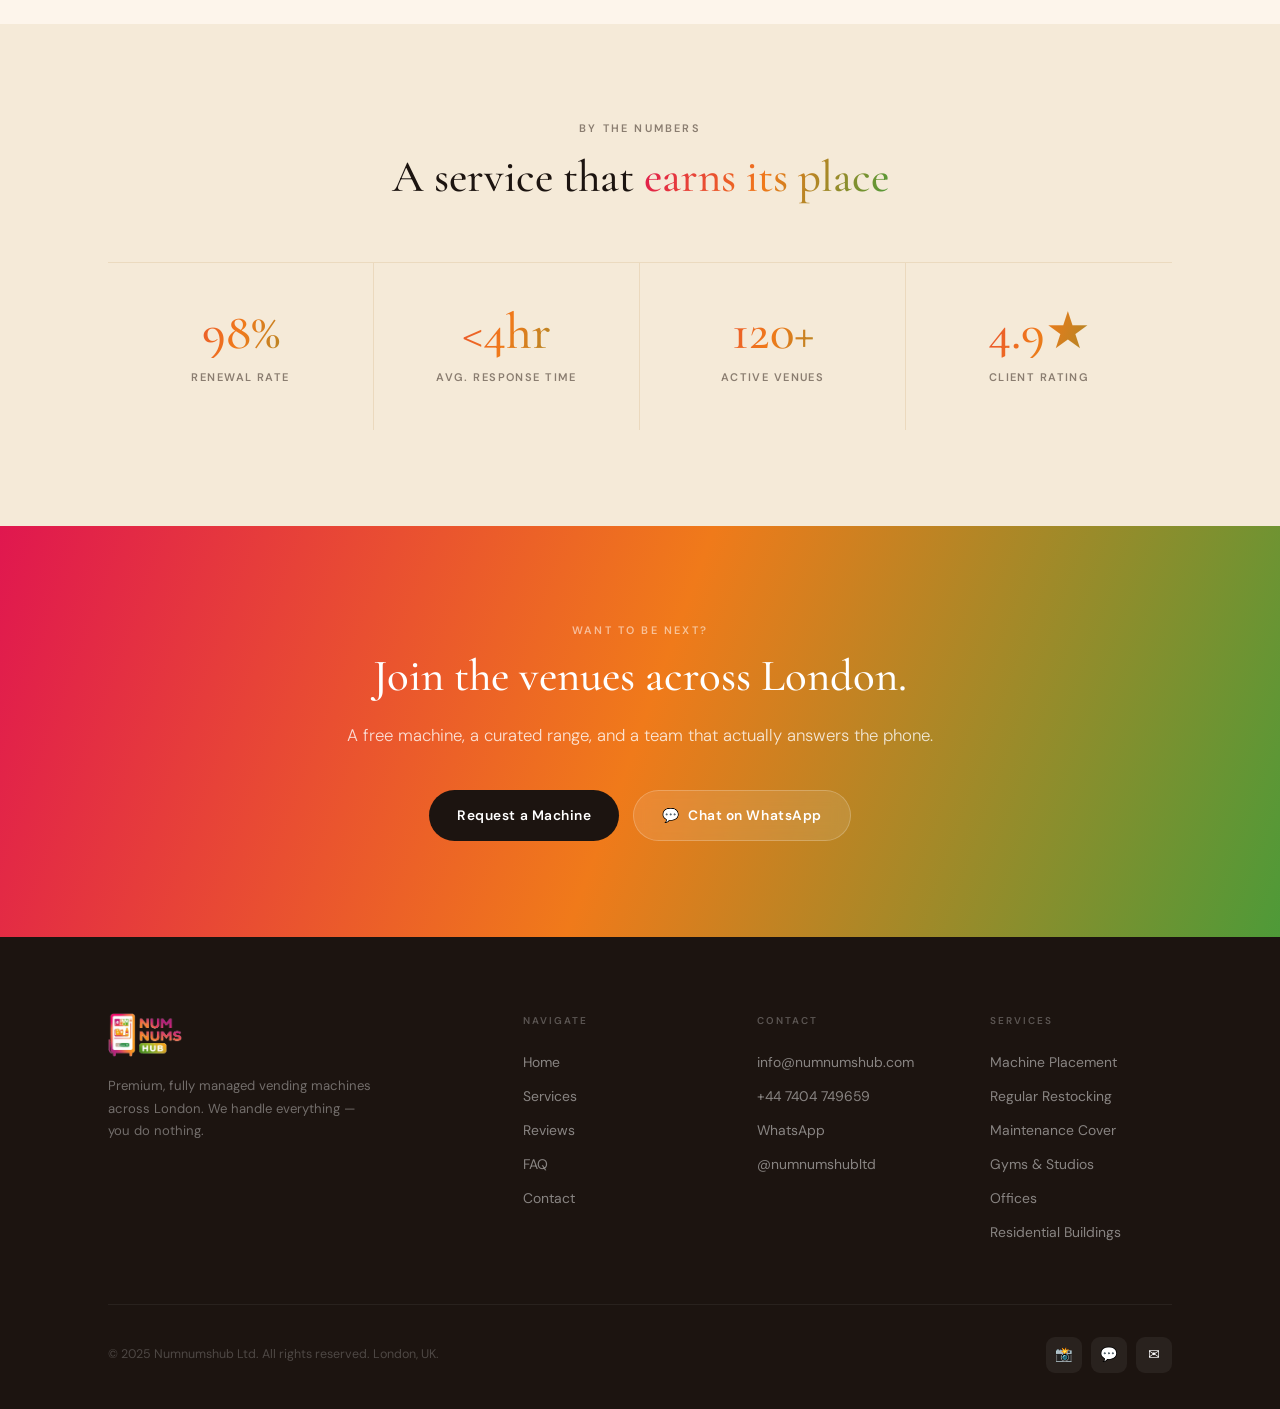
<file: reviews.html>
<!DOCTYPE html>
<html lang="en">
<head>
<meta charset="utf-8" />
<meta name="viewport" content="width=device-width, initial-scale=1" />
<link rel="icon" href="/favicon.ico" />
<link rel="preload" as="image" href="/logo.png" />
<link rel="preconnect" href="https://fonts.googleapis.com" />
<link rel="preconnect" href="https://fonts.gstatic.com" crossorigin="anonymous" />
<link rel="stylesheet" href="https://fonts.googleapis.com/css2?family=Cormorant+Garamond:ital,wght@0,400;0,500;0,600;1,400;1,500&family=DM+Sans:opsz,wght@9..40,300;9..40,400;9..40,500;9..40,600&display=swap" />
<link rel="stylesheet" href="/assets/index-bymwbucd.css" />
<title>Reviews — Numnumshub</title>
<meta name="description" content="What London venues say about Numnumshub: real feedback from gyms, offices, and residential buildings using our managed vending service." />
</head>
<body>
<nav id="nav">
  <div class="w">
    <div class="nav-inner">
      <a class="logo" href="/">
        <img src="/logo.png" alt="Numnumshub Logo" style="height:56px;width:auto;display:block;object-fit:contain" />
      </a>
      <div class="nav-links">
        <a class="nav-link" href="/" style="text-transform:capitalize">home</a>
        <a class="nav-link" href="/services" style="text-transform:capitalize">services</a>
        <a class="nav-link active" href="/reviews" style="text-transform:capitalize">reviews</a>
        <a class="nav-link" href="/faq" style="text-transform:uppercase">faq</a>
        <a class="nav-link" href="/contact" style="text-transform:capitalize">contact</a>
        <a class="btn btn-grad nav-cta" href="https://wa.me/447404749659?text=Hi%20Numnumshub%2C%20I%27m%20interested%20in%20your%20vending%20service." target="_blank" rel="noreferrer">Get a Machine</a>
      </div>
      <div class="ham" id="ham"><span></span><span></span><span></span></div>
    </div>
  </div>
</nav>

<div class="mob-menu" id="mobMenu">
  <a class="mob-link" href="/" style="text-transform:capitalize">home</a>
  <a class="mob-link" href="/services" style="text-transform:capitalize">services</a>
  <a class="mob-link" href="/reviews" style="text-transform:capitalize">reviews</a>
  <a class="mob-link" href="/faq" style="text-transform:uppercase">faq</a>
  <a class="mob-link" href="/contact" style="text-transform:capitalize">contact</a>
  <div style="padding-top:18px">
    <a class="btn btn-grad" style="width:100%;justify-content:center" href="https://wa.me/447404749659?text=Hi%20Numnumshub%2C%20I%27m%20interested%20in%20your%20vending%20service." target="_blank" rel="noreferrer">Get a Machine →</a>
  </div>
</div>

<div style="padding-top:84px">
  <section class="page-strip">
    <div class="w">
      <div class="eyebrow">Reviews</div>
      <h1 class="h1">Trusted by venues<br /><span class="gt">across London.</span></h1>
      <p class="body-lg" style="margin-top:18px;max-width:640px">From boutique gyms in Shoreditch to head offices in Canary Wharf, here's what our partners have to say about working with Numnumshub.</p>
    </div>
  </section>

  <section class="section">
    <div class="w">
      <div class="rating-block">
        <div class="rating-score">
          <div class="rating-num gt">4.9</div>
          <div class="rating-stars"><span>★</span><span>★</span><span>★</span><span>★</span><span>★</span></div>
          <div class="body-sm">Average client rating</div>
        </div>
        <div style="flex:1;min-width:260px">
          <div class="eyebrow" style="margin-bottom:10px">Why venues choose us</div>
          <h2 class="h2" style="font-size:clamp(1.4rem,2.6vw,2.1rem)">A service people <span class="gt">actually rave about</span></h2>
          <p class="body" style="margin-top:12px;max-width:520px">Reliable restocks, responsive maintenance, and a curated product range that matches the people walking past it. That's what keeps our clients renewing — and recommending us.</p>
        </div>
      </div>

      <div class="review-grid">
        <div class="review-item">
          <div class="rev-stars"><span>★</span><span>★</span><span>★</span><span>★</span><span>★</span></div>
          <p class="rev-quote">Members ask about the machine constantly. Protein bars vanish by Tuesday and the team always tops it back up before we even notice.”</p>
          <div class="rev-author"><div class="rev-av">JM</div><div><div class="rev-name">James Marsh</div><div class="rev-role">Owner, Iron District Gym — Hackney</div></div></div>
        </div>
        <div class="review-item">
          <div class="rev-stars"><span>★</span><span>★</span><span>★</span><span>★</span><span>★</span></div>
          <p class="rev-quote">Easiest perk we've ever rolled out. The team had it installed in a morning and our staff treat it like it's always been there.”</p>
          <div class="rev-author"><div class="rev-av">PA</div><div><div class="rev-name">Priya Ahuja</div><div class="rev-role">Office Manager, Northbridge Capital</div></div></div>
        </div>
        <div class="review-item">
          <div class="rev-stars"><span>★</span><span>★</span><span>★</span><span>★</span><span>★</span></div>
          <p class="rev-quote">Residents love it. We had one card reader glitch and someone was on-site within a few hours — fixed, gone, no fuss.”</p>
          <div class="rev-author"><div class="rev-av">DR</div><div><div class="rev-name">Daniel Reeves</div><div class="rev-role">Building Manager, Wharfside Apartments</div></div></div>
        </div>
        <div class="review-item">
          <div class="rev-stars"><span>★</span><span>★</span><span>★</span><span>★</span><span>★</span></div>
          <p class="rev-quote">Genuinely zero effort from us. They asked good questions, picked the right products, and now it just runs.”</p>
          <div class="rev-author"><div class="rev-av">SO</div><div><div class="rev-name">Sade Okafor</div><div class="rev-role">Studio Lead, Pulse Pilates Clapham</div></div></div>
        </div>
        <div class="review-item">
          <div class="rev-stars"><span>★</span><span>★</span><span>★</span><span>★</span><span>★</span></div>
          <p class="rev-quote">Looks clean, pays seamlessly, and the product mix actually fits our crowd. A surprising amount of thought went into it.”</p>
          <div class="rev-author"><div class="rev-av">TW</div><div><div class="rev-name">Tom Whitaker</div><div class="rev-role">Operations, Foundry Co-Working</div></div></div>
        </div>
        <div class="review-item">
          <div class="rev-stars"><span>★</span><span>★</span><span>★</span><span>★</span><span>★</span></div>
          <p class="rev-quote">We were sceptical about another vending pitch. Six months in and the team's communication has been the standout — quick, human, on it.”</p>
          <div class="rev-author"><div class="rev-av">LK</div><div><div class="rev-name">Lauren Khoury</div><div class="rev-role">GM, Eastside Padel Club</div></div></div>
        </div>
      </div>
    </div>
  </section>

  <section class="section section-alt">
    <div class="w">
      <div class="s-head" style="text-align:center">
        <div class="eyebrow">By the numbers</div>
        <h2 class="h2" style="margin-top:14px">A service that <span class="gt">earns its place</span></h2>
      </div>
      <div class="stats-bar" style="margin-top:30px">
        <div class="sbi"><div class="sbi-num gt">98%</div><div class="sbi-label">Renewal rate</div></div>
        <div class="sbi"><div class="sbi-num gt">&lt;4hr</div><div class="sbi-label">Avg. response time</div></div>
        <div class="sbi"><div class="sbi-num gt">120+</div><div class="sbi-label">Active venues</div></div>
        <div class="sbi"><div class="sbi-num gt">4.9★</div><div class="sbi-label">Client rating</div></div>
      </div>
    </div>
  </section>

  <section class="cta-band">
    <div class="w cta-inner">
      <div class="eyebrow" style="color:rgba(255,255,255,.55);margin-bottom:12px">Want to be next?</div>
      <h2 class="h2">Join the venues across London.</h2>
      <p class="body-lg">A free machine, a curated range, and a team that actually answers the phone.</p>
      <div class="cta-btns">
        <a class="btn btn-dark" href="/contact">Request a Machine</a>
        <a class="btn btn-ghost" href="https://wa.me/447404749659" target="_blank" rel="noreferrer"><span>💬</span> Chat on WhatsApp</a>
      </div>
    </div>
  </section>
</div>

<footer>
  <div class="w">
    <div class="footer-grid">
      <div class="footer-brand">
        <a class="logo" href="/"><img src="/logo.png" alt="Numnumshub Logo" style="height:44px;width:auto;display:block;object-fit:contain" /></a>
        <p class="body-sm">Premium, fully managed vending machines across London. We handle everything — you do nothing.</p>
      </div>
      <div>
        <div class="fc-label">Navigate</div>
        <div class="footer-links">
          <a class="f-link" href="/">Home</a>
          <a class="f-link" href="/services">Services</a>
          <a class="f-link" href="/reviews">Reviews</a>
          <a class="f-link" href="/faq">FAQ</a>
          <a class="f-link" href="/contact">Contact</a>
        </div>
      </div>
      <div>
        <div class="fc-label">Contact</div>
        <div class="footer-links">
          <a class="f-link" href="mailto:info@numnumshub.com">info@numnumshub.com</a>
          <a class="f-link" href="tel:+447404749659">+44 7404 749659</a>
          <a class="f-link" href="https://wa.me/447404749659" target="_blank" rel="noreferrer">WhatsApp</a>
          <a class="f-link" href="https://instagram.com/numnumshubltd" target="_blank" rel="noreferrer">@numnumshubltd</a>
        </div>
      </div>
      <div>
        <div class="fc-label">Services</div>
        <div class="footer-links">
          <a class="f-link" href="/services">Machine Placement</a>
          <a class="f-link" href="/services">Regular Restocking</a>
          <a class="f-link" href="/services">Maintenance Cover</a>
          <a class="f-link" href="/services">Gyms &amp; Studios</a>
          <a class="f-link" href="/services">Offices</a>
          <a class="f-link" href="/services">Residential Buildings</a>
        </div>
      </div>
    </div>
    <div class="footer-bottom">
      <div class="footer-copy">© 2025 Numnumshub Ltd. All rights reserved. London, UK.</div>
      <div class="socials">
        <a class="soc" href="https://instagram.com/numnumshubltd" target="_blank" rel="noreferrer">📸</a>
        <a class="soc" href="https://wa.me/447404749659" target="_blank" rel="noreferrer">💬</a>
        <a class="soc" href="mailto:info@numnumshub.com">✉️</a>
      </div>
    </div>
  </div>
</footer>

<a class="wa-float" href="https://wa.me/447404749659?text=Hi%20Numnumshub%2C%20I%27m%20interested%20in%20your%20vending%20service." target="_blank" rel="noreferrer">💬<div class="wa-tip">Chat with us</div></a>

<script>
  (function(){
    var ham = document.getElementById('ham');
    var menu = document.getElementById('mobMenu');
    if (ham && menu) {
      ham.addEventListener('click', function(){ menu.classList.toggle('open'); });
      menu.querySelectorAll('.mob-link').forEach(function(l){
        l.addEventListener('click', function(){ menu.classList.remove('open'); });
      });
    }
    var nav = document.getElementById('nav');
    window.addEventListener('scroll', function(){
      if (window.scrollY > 4) nav.classList.add('up'); else nav.classList.remove('up');
    });
  })();
</script>
</body>
</html>
</file>
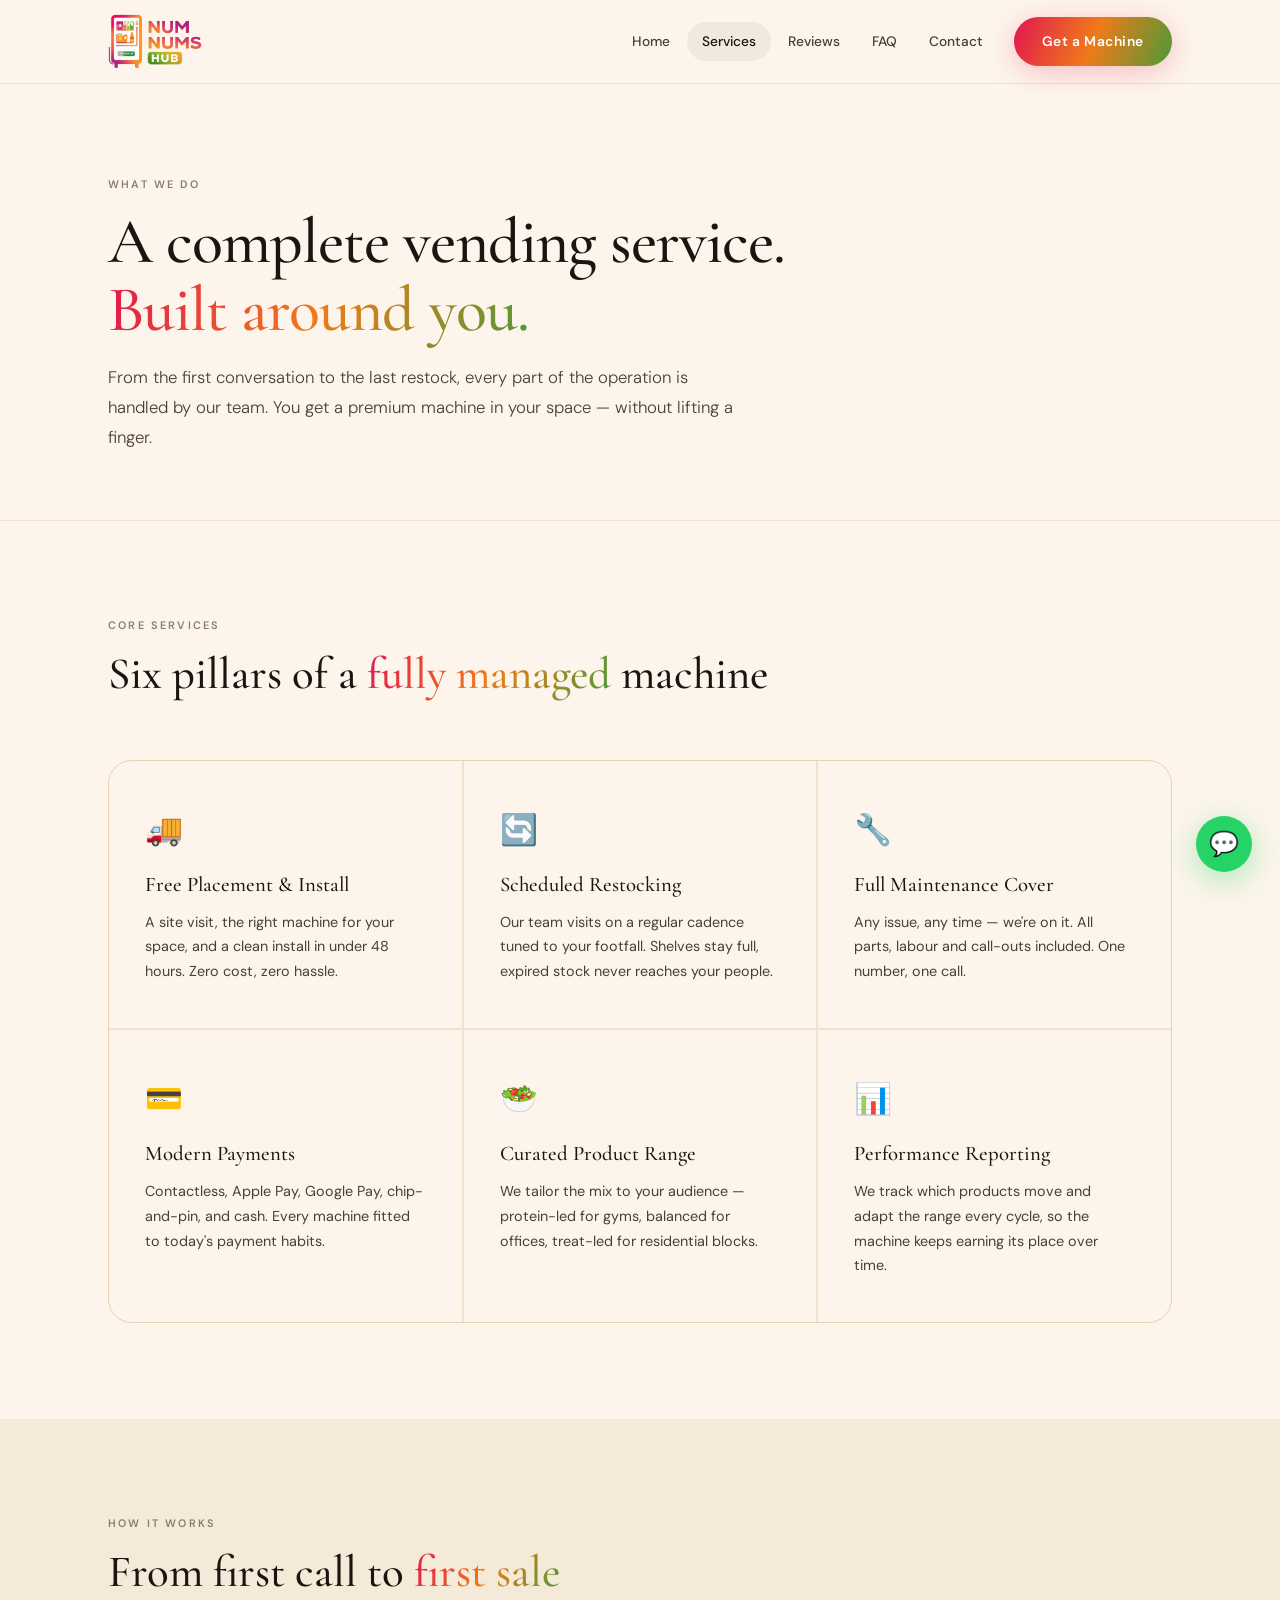
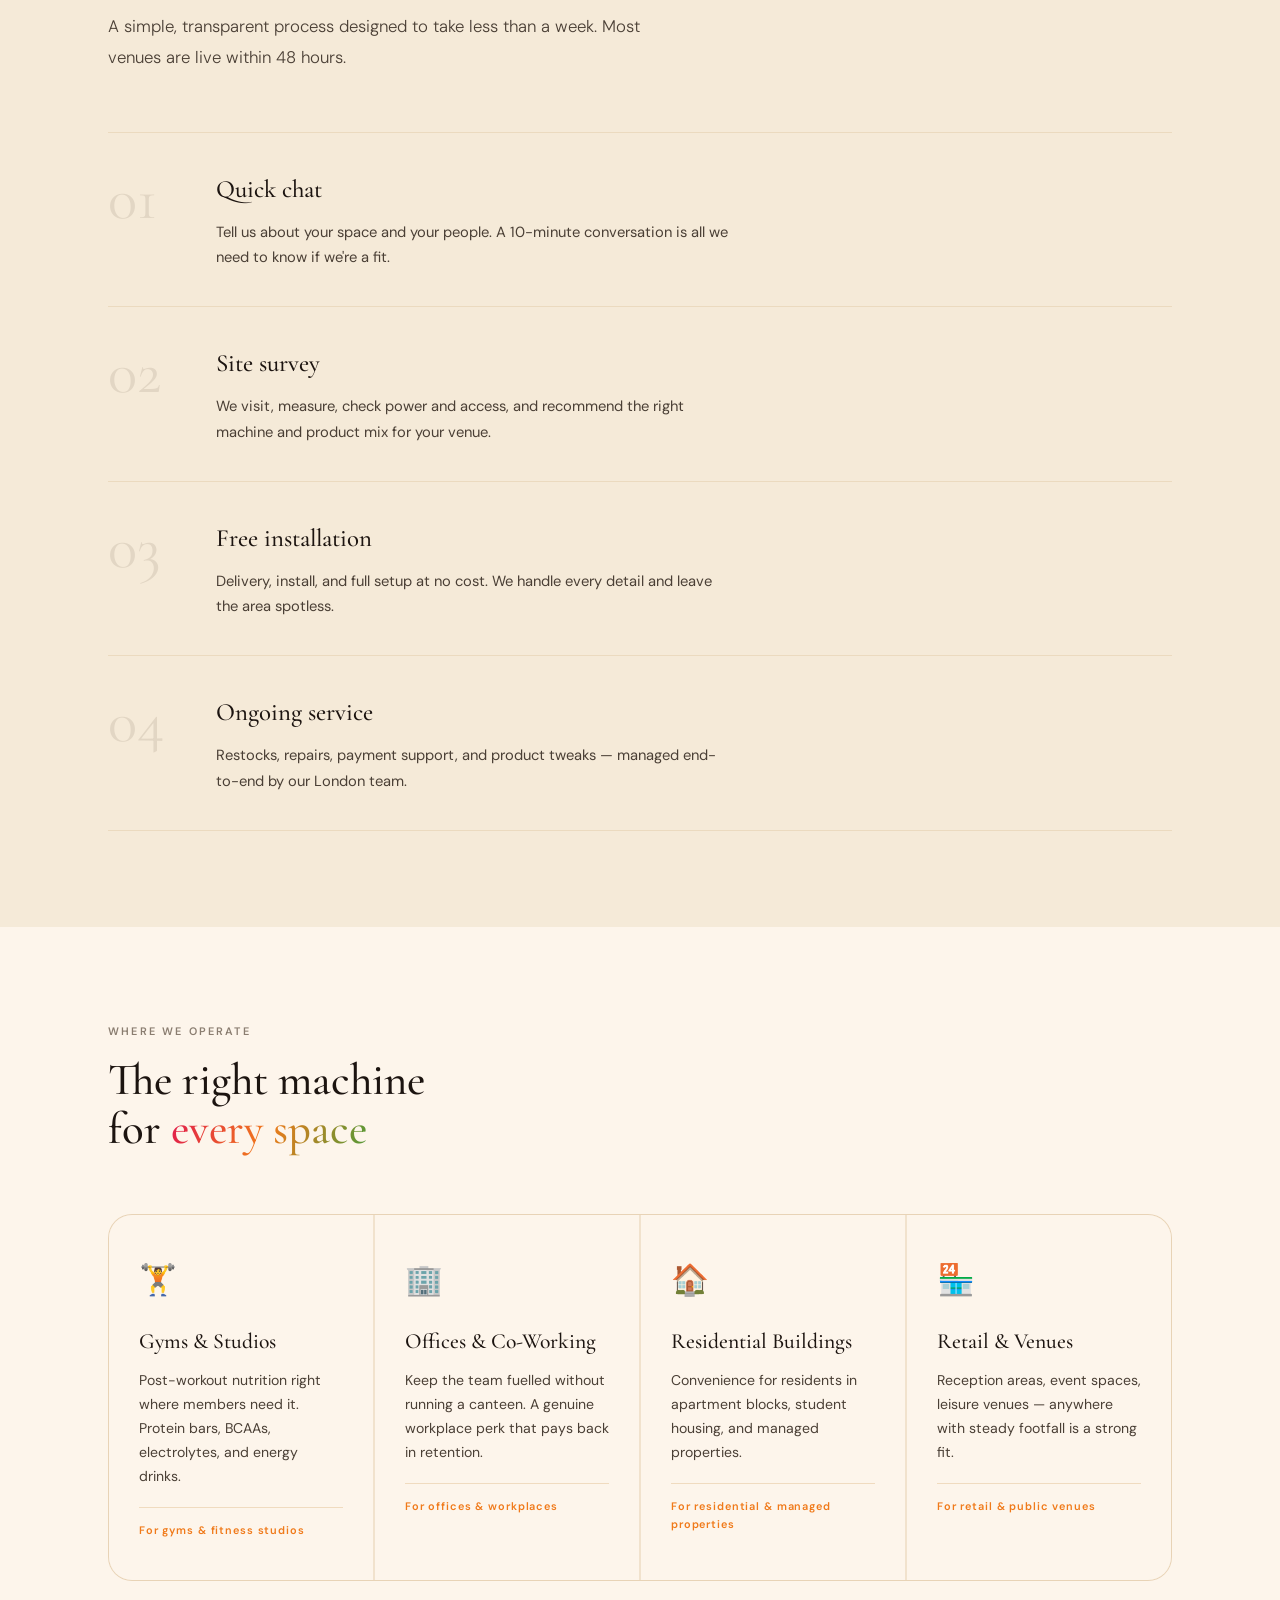
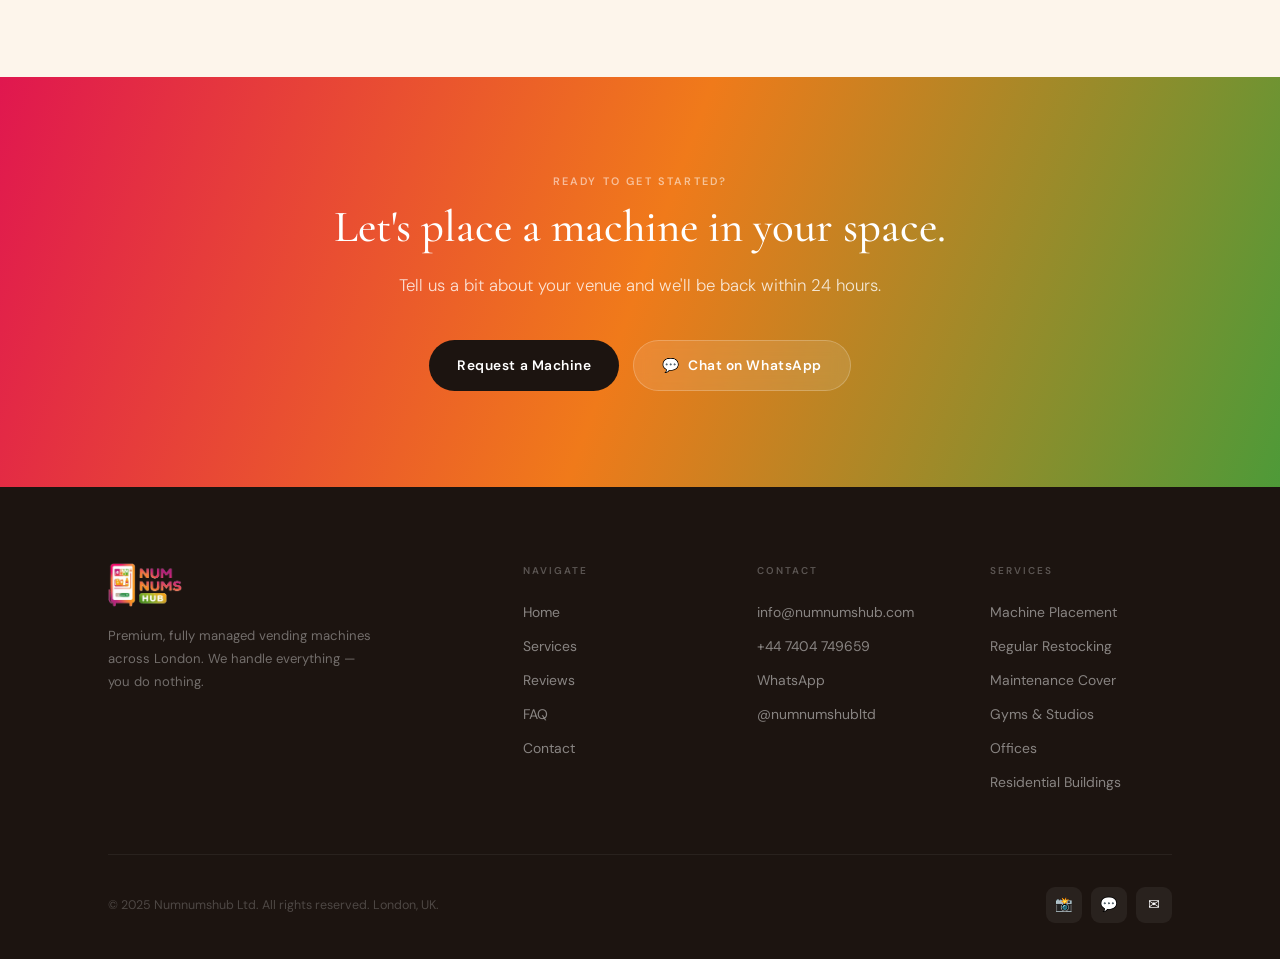
<file: services.html>
<!DOCTYPE html>
<html lang="en">
<head>
<meta charset="utf-8" />
<meta name="viewport" content="width=device-width, initial-scale=1" />
<link rel="icon" href="/favicon.ico" />
<link rel="preload" as="image" href="/logo.png" />
<link rel="preconnect" href="https://fonts.googleapis.com" />
<link rel="preconnect" href="https://fonts.gstatic.com" crossorigin="anonymous" />
<link rel="stylesheet" href="https://fonts.googleapis.com/css2?family=Cormorant+Garamond:ital,wght@0,400;0,500;0,600;1,400;1,500&family=DM+Sans:opsz,wght@9..40,300;9..40,400;9..40,500;9..40,600&display=swap" />
<link rel="stylesheet" href="/assets/index-bymwbucd.css" />
<title>Services — Numnumshub</title>
<meta name="description" content="Premium vending placement, restocking, and full maintenance — completely managed by Numnumshub across London." />
</head>
<body>
<nav id="nav">
  <div class="w">
    <div class="nav-inner">
      <a class="logo" href="/">
        <img src="/logo.png" alt="Numnumshub Logo" style="height:56px;width:auto;display:block;object-fit:contain" />
      </a>
      <div class="nav-links">
        <a class="nav-link" href="/" style="text-transform:capitalize">home</a>
        <a class="nav-link active" href="/services" style="text-transform:capitalize">services</a>
        <a class="nav-link" href="/reviews" style="text-transform:capitalize">reviews</a>
        <a class="nav-link" href="/faq" style="text-transform:uppercase">faq</a>
        <a class="nav-link" href="/contact" style="text-transform:capitalize">contact</a>
        <a class="btn btn-grad nav-cta" href="https://wa.me/447404749659?text=Hi%20Numnumshub%2C%20I%27m%20interested%20in%20your%20vending%20service." target="_blank" rel="noreferrer">Get a Machine</a>
      </div>
      <div class="ham" id="ham"><span></span><span></span><span></span></div>
    </div>
  </div>
</nav>

<div class="mob-menu" id="mobMenu">
  <a class="mob-link" href="/" style="text-transform:capitalize">home</a>
  <a class="mob-link" href="/services" style="text-transform:capitalize">services</a>
  <a class="mob-link" href="/reviews" style="text-transform:capitalize">reviews</a>
  <a class="mob-link" href="/faq" style="text-transform:uppercase">faq</a>
  <a class="mob-link" href="/contact" style="text-transform:capitalize">contact</a>
  <div style="padding-top:18px">
    <a class="btn btn-grad" style="width:100%;justify-content:center" href="https://wa.me/447404749659?text=Hi%20Numnumshub%2C%20I%27m%20interested%20in%20your%20vending%20service." target="_blank" rel="noreferrer">Get a Machine →</a>
  </div>
</div>

<div style="padding-top:84px">
  <section class="page-strip">
    <div class="w">
      <div class="eyebrow">What We Do</div>
      <h1 class="h1">A complete vending service.<br /><span class="gt">Built around you.</span></h1>
      <p class="body-lg" style="margin-top:18px;max-width:640px">From the first conversation to the last restock, every part of the operation is handled by our team. You get a premium machine in your space — without lifting a finger.</p>
    </div>
  </section>

  <section class="section">
    <div class="w">
      <div class="s-head">
        <div class="eyebrow">Core Services</div>
        <h2 class="h2" style="margin-top:14px">Six pillars of a <span class="gt">fully managed</span> machine</h2>
      </div>
      <div class="usp-grid">
        <div class="usp-item"><div class="usp-icon">🚚</div><h3 class="h3">Free Placement &amp; Install</h3><p class="body" style="margin-top:10px">A site visit, the right machine for your space, and a clean install in under 48 hours. Zero cost, zero hassle.</p></div>
        <div class="usp-item"><div class="usp-icon">🔄</div><h3 class="h3">Scheduled Restocking</h3><p class="body" style="margin-top:10px">Our team visits on a regular cadence tuned to your footfall. Shelves stay full, expired stock never reaches your people.</p></div>
        <div class="usp-item"><div class="usp-icon">🔧</div><h3 class="h3">Full Maintenance Cover</h3><p class="body" style="margin-top:10px">Any issue, any time — we're on it. All parts, labour and call-outs included. One number, one call.</p></div>
        <div class="usp-item"><div class="usp-icon">💳</div><h3 class="h3">Modern Payments</h3><p class="body" style="margin-top:10px">Contactless, Apple Pay, Google Pay, chip-and-pin, and cash. Every machine fitted to today's payment habits.</p></div>
        <div class="usp-item"><div class="usp-icon">🥗</div><h3 class="h3">Curated Product Range</h3><p class="body" style="margin-top:10px">We tailor the mix to your audience — protein-led for gyms, balanced for offices, treat-led for residential blocks.</p></div>
        <div class="usp-item"><div class="usp-icon">📊</div><h3 class="h3">Performance Reporting</h3><p class="body" style="margin-top:10px">We track which products move and adapt the range every cycle, so the machine keeps earning its place over time.</p></div>
      </div>
    </div>
  </section>

  <section class="section section-alt">
    <div class="w">
      <div class="s-head">
        <div class="eyebrow">How It Works</div>
        <h2 class="h2" style="margin-top:14px">From first call to <span class="gt">first sale</span></h2>
        <p class="body-lg" style="margin-top:14px;max-width:540px">A simple, transparent process designed to take less than a week. Most venues are live within 48 hours.</p>
      </div>
      <div class="steps">
        <div class="step"><div class="step-num">01</div><div><div class="step-title">Quick chat</div><p class="step-text">Tell us about your space and your people. A 10-minute conversation is all we need to know if we're a fit.</p></div></div>
        <div class="step"><div class="step-num">02</div><div><div class="step-title">Site survey</div><p class="step-text">We visit, measure, check power and access, and recommend the right machine and product mix for your venue.</p></div></div>
        <div class="step"><div class="step-num">03</div><div><div class="step-title">Free installation</div><p class="step-text">Delivery, install, and full setup at no cost. We handle every detail and leave the area spotless.</p></div></div>
        <div class="step"><div class="step-num">04</div><div><div class="step-title">Ongoing service</div><p class="step-text">Restocks, repairs, payment support, and product tweaks — managed end-to-end by our London team.</p></div></div>
      </div>
    </div>
  </section>

  <section class="section">
    <div class="w">
      <div class="s-head">
        <div class="eyebrow">Where We Operate</div>
        <h2 class="h2" style="margin-top:14px">The right machine<br />for <span class="gt">every space</span></h2>
      </div>
      <div class="loc-grid">
        <div class="loc-item"><div class="loc-emoji">🏋️</div><div class="loc-title">Gyms &amp; Studios</div><p class="loc-body">Post-workout nutrition right where members need it. Protein bars, BCAAs, electrolytes, and energy drinks.</p><span class="loc-tag">For gyms &amp; fitness studios</span></div>
        <div class="loc-item"><div class="loc-emoji">🏢</div><div class="loc-title">Offices &amp; Co-Working</div><p class="loc-body">Keep the team fuelled without running a canteen. A genuine workplace perk that pays back in retention.</p><span class="loc-tag">For offices &amp; workplaces</span></div>
        <div class="loc-item"><div class="loc-emoji">🏠</div><div class="loc-title">Residential Buildings</div><p class="loc-body">Convenience for residents in apartment blocks, student housing, and managed properties.</p><span class="loc-tag">For residential &amp; managed properties</span></div>
        <div class="loc-item"><div class="loc-emoji">🏪</div><div class="loc-title">Retail &amp; Venues</div><p class="loc-body">Reception areas, event spaces, leisure venues — anywhere with steady footfall is a strong fit.</p><span class="loc-tag">For retail &amp; public venues</span></div>
      </div>
    </div>
  </section>

  <section class="cta-band">
    <div class="w cta-inner">
      <div class="eyebrow" style="color:rgba(255,255,255,.55);margin-bottom:12px">Ready to get started?</div>
      <h2 class="h2">Let's place a machine in your space.</h2>
      <p class="body-lg">Tell us a bit about your venue and we'll be back within 24 hours.</p>
      <div class="cta-btns">
        <a class="btn btn-dark" href="/contact">Request a Machine</a>
        <a class="btn btn-ghost" href="https://wa.me/447404749659" target="_blank" rel="noreferrer"><span>💬</span> Chat on WhatsApp</a>
      </div>
    </div>
  </section>
</div>

<footer>
  <div class="w">
    <div class="footer-grid">
      <div class="footer-brand">
        <a class="logo" href="/"><img src="/logo.png" alt="Numnumshub Logo" style="height:44px;width:auto;display:block;object-fit:contain" /></a>
        <p class="body-sm">Premium, fully managed vending machines across London. We handle everything — you do nothing.</p>
      </div>
      <div>
        <div class="fc-label">Navigate</div>
        <div class="footer-links">
          <a class="f-link" href="/">Home</a>
          <a class="f-link" href="/services">Services</a>
          <a class="f-link" href="/reviews">Reviews</a>
          <a class="f-link" href="/faq">FAQ</a>
          <a class="f-link" href="/contact">Contact</a>
        </div>
      </div>
      <div>
        <div class="fc-label">Contact</div>
        <div class="footer-links">
          <a class="f-link" href="mailto:info@numnumshub.com">info@numnumshub.com</a>
          <a class="f-link" href="tel:+447404749659">+44 7404 749659</a>
          <a class="f-link" href="https://wa.me/447404749659" target="_blank" rel="noreferrer">WhatsApp</a>
          <a class="f-link" href="https://instagram.com/numnumshubltd" target="_blank" rel="noreferrer">@numnumshubltd</a>
        </div>
      </div>
      <div>
        <div class="fc-label">Services</div>
        <div class="footer-links">
          <a class="f-link" href="/services">Machine Placement</a>
          <a class="f-link" href="/services">Regular Restocking</a>
          <a class="f-link" href="/services">Maintenance Cover</a>
          <a class="f-link" href="/services">Gyms &amp; Studios</a>
          <a class="f-link" href="/services">Offices</a>
          <a class="f-link" href="/services">Residential Buildings</a>
        </div>
      </div>
    </div>
    <div class="footer-bottom">
      <div class="footer-copy">© 2025 Numnumshub Ltd. All rights reserved. London, UK.</div>
      <div class="socials">
        <a class="soc" href="https://instagram.com/numnumshubltd" target="_blank" rel="noreferrer">📸</a>
        <a class="soc" href="https://wa.me/447404749659" target="_blank" rel="noreferrer">💬</a>
        <a class="soc" href="mailto:info@numnumshub.com">✉️</a>
      </div>
    </div>
  </div>
</footer>

<a class="wa-float" href="https://wa.me/447404749659?text=Hi%20Numnumshub%2C%20I%27m%20interested%20in%20your%20vending%20service." target="_blank" rel="noreferrer">💬<div class="wa-tip">Chat with us</div></a>

<script>
  (function(){
    var ham = document.getElementById('ham');
    var menu = document.getElementById('mobMenu');
    if (ham && menu) {
      ham.addEventListener('click', function(){ menu.classList.toggle('open'); });
      menu.querySelectorAll('.mob-link').forEach(function(l){
        l.addEventListener('click', function(){ menu.classList.remove('open'); });
      });
    }
    var nav = document.getElementById('nav');
    window.addEventListener('scroll', function(){
      if (window.scrollY > 4) nav.classList.add('up'); else nav.classList.remove('up');
    });
  })();
</script>
</body>
</html>
</file>
<file: assets/index-bymwbucd.css>
@layer properties{@supports (((-webkit-hyphens:none)) and (not (margin-trim:inline))) or ((-moz-orient:inline) and (not (color:rgb(from red r g b)))){*,:before,:after,::backdrop{--tw-rotate-x:initial;--tw-rotate-y:initial;--tw-rotate-z:initial;--tw-skew-x:initial;--tw-skew-y:initial;--tw-border-style:solid;--tw-font-weight:initial;--tw-blur:initial;--tw-brightness:initial;--tw-contrast:initial;--tw-grayscale:initial;--tw-hue-rotate:initial;--tw-invert:initial;--tw-opacity:initial;--tw-saturate:initial;--tw-sepia:initial;--tw-drop-shadow:initial;--tw-drop-shadow-color:initial;--tw-drop-shadow-alpha:100%;--tw-drop-shadow-size:initial}}}@layer theme{:root,:host{--font-sans:ui-sans-serif, system-ui, sans-serif, "Apple Color Emoji", "Segoe UI Emoji", "Segoe UI Symbol", "Noto Color Emoji";--font-mono:ui-monospace, SFMono-Regular, Menlo, Monaco, Consolas, "Liberation Mono", "Courier New", monospace;--color-blue-600:oklch(54.6% .245 262.881);--color-gray-600:oklch(44.6% .03 256.802);--spacing:.25rem;--container-sm:24rem;--text-2xl:1.5rem;--text-2xl--line-height:calc(2 / 1.5);--text-3xl:1.875rem;--text-3xl--line-height: 1.2 ;--font-weight-bold:700;--radius-lg:.5rem;--radius-2xl:1rem;--default-font-family:var(--font-sans);--default-mono-font-family:var(--font-mono)}}@layer base{*,:after,:before,::backdrop{box-sizing:border-box;border:0 solid;margin:0;padding:0}::file-selector-button{box-sizing:border-box;border:0 solid;margin:0;padding:0}html,:host{-webkit-text-size-adjust:100%;tab-size:4;line-height:1.5;font-family:var(--default-font-family,ui-sans-serif, system-ui, sans-serif, "Apple Color Emoji", "Segoe UI Emoji", "Segoe UI Symbol", "Noto Color Emoji");font-feature-settings:var(--default-font-feature-settings,normal);font-variation-settings:var(--default-font-variation-settings,normal);-webkit-tap-highlight-color:transparent}hr{height:0;color:inherit;border-top-width:1px}abbr:where([title]){-webkit-text-decoration:underline dotted;text-decoration:underline dotted}h1,h2,h3,h4,h5,h6{font-size:inherit;font-weight:inherit}a{color:inherit;-webkit-text-decoration:inherit;text-decoration:inherit}b,strong{font-weight:bolder}code,kbd,samp,pre{font-family:var(--default-mono-font-family,ui-monospace, SFMono-Regular, Menlo, Monaco, Consolas, "Liberation Mono", "Courier New", monospace);font-feature-settings:var(--default-mono-font-feature-settings,normal);font-variation-settings:var(--default-mono-font-variation-settings,normal);font-size:1em}small{font-size:80%}sub,sup{vertical-align:baseline;font-size:75%;line-height:0;position:relative}sub{bottom:-.25em}sup{top:-.5em}table{text-indent:0;border-color:inherit;border-collapse:collapse}:-moz-focusring{outline:auto}progress{vertical-align:baseline}summary{display:list-item}ol,ul,menu{list-style:none}img,svg,video,canvas,audio,iframe,embed,object{vertical-align:middle;display:block}img,video{max-width:100%;height:auto}button,input,select,optgroup,textarea{font:inherit;font-feature-settings:inherit;font-variation-settings:inherit;letter-spacing:inherit;color:inherit;opacity:1;background-color:#0000;border-radius:0}::file-selector-button{font:inherit;font-feature-settings:inherit;font-variation-settings:inherit;letter-spacing:inherit;color:inherit;opacity:1;background-color:#0000;border-radius:0}:where(select:is([multiple],[size])) optgroup{font-weight:bolder}:where(select:is([multiple],[size])) optgroup option{padding-inline-start:20px}::file-selector-button{margin-inline-end:4px}::placeholder{opacity:1}@supports (not ((-webkit-appearance:-apple-pay-button))) or (contain-intrinsic-size:1px){::placeholder{color:currentColor}@supports (color:color-mix(in lab,red,red)){::placeholder{color:color-mix(in oklab,currentcolor 50%,transparent)}}}textarea{resize:vertical}::-webkit-search-decoration{-webkit-appearance:none}::-webkit-date-and-time-value{min-height:1lh;text-align:inherit}::-webkit-datetime-edit{display:inline-flex}::-webkit-datetime-edit-fields-wrapper{padding:0}::-webkit-datetime-edit{padding-block:0}::-webkit-datetime-edit-year-field{padding-block:0}::-webkit-datetime-edit-month-field{padding-block:0}::-webkit-datetime-edit-day-field{padding-block:0}::-webkit-datetime-edit-hour-field{padding-block:0}::-webkit-datetime-edit-minute-field{padding-block:0}::-webkit-datetime-edit-second-field{padding-block:0}::-webkit-datetime-edit-millisecond-field{padding-block:0}::-webkit-datetime-edit-meridiem-field{padding-block:0}::-webkit-calendar-picker-indicator{line-height:1}:-moz-ui-invalid{box-shadow:none}button,input:where([type=button],[type=reset],[type=submit]){appearance:button}::file-selector-button{appearance:button}::-webkit-inner-spin-button{height:auto}::-webkit-outer-spin-button{height:auto}[hidden]:where(:not([hidden=until-found])){display:none!important}}@layer components;@layer utilities{.static{position:static}.start{inset-inline-start:var(--spacing)}.end{inset-inline-end:var(--spacing)}.mb-2{margin-bottom:calc(var(--spacing) * 2)}.mb-4{margin-bottom:calc(var(--spacing) * 4)}.mb-6{margin-bottom:calc(var(--spacing) * 6)}.block{display:block}.flex{display:flex}.hidden{display:none}.inline-block{display:inline-block}.w-full{width:100%}.w-sm{width:var(--container-sm)}.transform{transform:var(--tw-rotate-x,) var(--tw-rotate-y,) var(--tw-rotate-z,) var(--tw-skew-x,) var(--tw-skew-y,)}.flex-col{flex-direction:column}.items-center{align-items:center}.justify-between{justify-content:space-between}.gap-8{gap:calc(var(--spacing) * 8)}.rounded-2xl{border-radius:var(--radius-2xl)}.rounded-lg{border-radius:var(--radius-lg)}.border{border-style:var(--tw-border-style);border-width:1px}.object-cover{object-fit:cover}.p-5{padding:calc(var(--spacing) * 5)}.p-8{padding:calc(var(--spacing) * 8)}.px-6{padding-inline:calc(var(--spacing) * 6)}.py-2{padding-block:calc(var(--spacing) * 2)}.text-2xl{font-size:var(--text-2xl);line-height:var(--tw-leading,var(--text-2xl--line-height))}.text-3xl{font-size:var(--text-3xl);line-height:var(--tw-leading,var(--text-3xl--line-height))}.font-bold{--tw-font-weight:var(--font-weight-bold);font-weight:var(--font-weight-bold)}.text-blue-600{color:var(--color-blue-600)}.text-gray-600{color:var(--color-gray-600)}.capitalize{text-transform:capitalize}.uppercase{text-transform:uppercase}.italic{font-style:italic}.filter{filter:var(--tw-blur,) var(--tw-brightness,) var(--tw-contrast,) var(--tw-grayscale,) var(--tw-hue-rotate,) var(--tw-invert,) var(--tw-saturate,) var(--tw-sepia,) var(--tw-drop-shadow,)}@media(min-width:48rem){.md\:w-\[45\%\]{width:45%}.md\:w-\[55\%\]{width:55%}.md\:flex-row{flex-direction:row}}}:root{--pink:#e0174f;--orange:#f07a1a;--yellow:#f5b800;--green:#4e9a38;--bg:#fdf5eb;--bg2:#f5ead8;--bg-dark:#1c1410;--ink:#1c1410;--ink-mid:#4a3f35;--ink-soft:#8a7d70;--line:#3c28141a;--line-w:#c8a06438;--grad:linear-gradient(110deg,#e0174f 0%,#f07a1a 50%,#4e9a38 100%);--serif:"Cormorant Garamond",Georgia,serif;--sans:"DM Sans",system-ui,sans-serif;--ease:cubic-bezier(.25,.46,.45,.94)}*,:before,:after{box-sizing:border-box;margin:0;padding:0}html{scroll-behavior:smooth}body{font-family:var(--sans);background:var(--bg);color:var(--ink);-webkit-font-smoothing:antialiased;line-height:1.65;overflow-x:hidden}a{color:inherit;text-decoration:none}ul{list-style:none}button,input,textarea,select{font-family:inherit}.w{width:100%;max-width:1160px;margin:0 auto;padding:0 48px}.w-sm{width:100%;max-width:780px;margin:0 auto;padding:0 48px}.gt{background:var(--grad);-webkit-text-fill-color:transparent;-webkit-background-clip:text;background-clip:text}.eyebrow{font-family:var(--sans);letter-spacing:.2em;text-transform:uppercase;color:var(--ink-soft);font-size:.68rem;font-weight:600}.display{font-family:var(--serif);letter-spacing:-.01em;font-size:clamp(3rem,6.5vw,6rem);font-weight:500;line-height:1.01}.h1{font-family:var(--serif);letter-spacing:-.015em;font-size:clamp(2.4rem,5vw,4.4rem);font-weight:500;line-height:1.06}.h2{font-family:var(--serif);font-size:clamp(1.8rem,3.5vw,3rem);font-weight:500;line-height:1.1}.h3{font-family:var(--serif);font-size:clamp(1.2rem,2vw,1.75rem);font-weight:500;line-height:1.2}.body-lg{color:var(--ink-mid);font-size:1.05rem;font-weight:300;line-height:1.8}.body{color:var(--ink-mid);font-size:.93rem;font-weight:400;line-height:1.72}.body-sm{color:var(--ink-soft);font-size:.82rem;line-height:1.65}.btn{font-family:var(--sans);letter-spacing:.04em;cursor:pointer;transition:all .3s var(--ease);white-space:nowrap;border:none;border-radius:999px;align-items:center;gap:8px;padding:13px 28px;font-size:.86rem;font-weight:600;display:inline-flex}.btn-grad{background:var(--grad);color:#fff;box-shadow:0 6px 28px #e0174f40}.btn-grad:hover{transform:translateY(-2px);box-shadow:0 12px 40px #e0174f61}.btn-outline{color:var(--ink);background:0 0;border:1.5px solid #3c281433}.btn-outline:hover{border-color:var(--orange);color:var(--orange);transform:translateY(-2px)}.btn-dark{background:var(--bg-dark);color:#fff}.btn-dark:hover{background:#2d201a;transform:translateY(-2px)}.btn-wa{color:#fff;background:#25d366;box-shadow:0 6px 24px #25d36647}.btn-wa:hover{transform:translateY(-2px);box-shadow:0 10px 36px #25d36670}.btn-ghost{color:#fff;-webkit-backdrop-filter:blur(8px);backdrop-filter:blur(8px);background:#ffffff1a;border:1.5px solid #ffffff38}.btn-ghost:hover{background:#ffffff2e;transform:translateY(-2px)}#nav{z-index:999;-webkit-backdrop-filter:blur(24px);border-bottom:1px solid var(--line);height:84px;transition:box-shadow .3s var(--ease);background:#fdf5ebf0;align-items:center;display:flex;position:fixed;top:0;left:0;right:0}#nav.up{box-shadow:0 4px 40px #0000000f}.nav-inner{justify-content:space-between;align-items:center;width:100%;display:flex}.logo{cursor:pointer;align-items:center;gap:10px;display:flex}.logo img{transform-origin:0;flex-shrink:0;transition:transform .35s cubic-bezier(.34,1.56,.64,1)}.logo:hover img{transform:scale(1.1)}.logo-name{font-family:var(--serif);color:var(--ink);letter-spacing:-.01em;font-size:1.15rem;font-weight:600;line-height:1.1}.logo-sub{font-family:var(--sans);letter-spacing:.18em;text-transform:uppercase;color:var(--green);font-size:.58rem;font-weight:600}.nav-links{align-items:center;gap:2px;display:flex}.nav-link{font-family:var(--sans);color:var(--ink-mid);cursor:pointer;transition:all .25s var(--ease);border-radius:999px;padding:8px 15px;font-size:.86rem;font-weight:500}.nav-link:hover,.nav-link.active{color:var(--ink);background:#3c28140f}.nav-cta{margin-left:14px}.ham{cursor:pointer;border-radius:8px;flex-direction:column;gap:5px;padding:8px;display:none}.ham span{background:var(--ink);border-radius:2px;width:22px;height:1.5px;transition:all .3s;display:block}.mob-menu{background:var(--bg);border-bottom:1px solid var(--line);z-index:998;flex-direction:column;gap:0;padding:20px 40px 32px;display:none;position:fixed;top:84px;left:0;right:0;box-shadow:0 20px 60px #0000001a}.mob-menu.open{display:flex}.mob-link{font-family:var(--sans);border-bottom:1px solid var(--line);cursor:pointer;color:var(--ink-mid);padding:15px 0;font-size:1rem;font-weight:500;transition:color .2s}.mob-link:hover{color:var(--orange)}.hero{background:var(--bg);align-items:center;min-height:100vh;padding-top:68px;display:flex;position:relative;overflow:hidden}.hero:before{content:"";pointer-events:none;background:radial-gradient(70% 80% at 72% 58%,#f07a1a33,#0000 65%),radial-gradient(50% 60% at 88% 18%,#e0174f14,#0000 60%),radial-gradient(55% 50% at 8% 92%,#4e9a3817,#0000 60%);position:absolute;inset:0}.hero-inner{grid-template-columns:1fr 1fr;align-items:center;gap:72px;width:100%;padding:80px 0 64px;display:grid;position:relative}.hero-tag{background:#e0174f14;border:1px solid #e0174f26;border-radius:999px;align-items:center;gap:9px;margin-bottom:30px;padding:7px 18px;display:inline-flex}.hero-tag-dot{background:var(--pink);border-radius:50%;flex-shrink:0;width:7px;height:7px;animation:2s ease-in-out infinite blink}@keyframes blink{0%,to{opacity:1}50%{opacity:.2}}.hero-tag span{font-family:var(--sans);letter-spacing:.07em;color:var(--pink);font-size:.73rem;font-weight:600}.hero-title{font-family:var(--serif);letter-spacing:-.01em;margin-bottom:28px;font-size:clamp(3.2rem,6.5vw,6rem);font-weight:500;line-height:1.01}.hero-sub{color:var(--ink-mid);max-width:420px;margin-bottom:40px;font-size:1.05rem;font-weight:300;line-height:1.8}.hero-btns{flex-wrap:wrap;gap:14px;margin-bottom:56px;display:flex}.hero-stats{border-top:1px solid var(--line-w);gap:0;padding-top:40px;display:flex}.stat{border-right:1px solid var(--line-w);flex:1;padding-right:28px}.stat:last-child{border-right:none;padding-left:28px;padding-right:0}.stat:not(:first-child):not(:last-child){padding:0 28px}.stat-n{font-family:var(--serif);margin-bottom:5px;font-size:2.5rem;font-weight:500;line-height:1}.stat-l{color:var(--ink-soft);letter-spacing:.04em;font-size:.76rem;font-weight:500}.hero-right{justify-content:center;align-items:center;display:flex;position:relative}.machine-wrap{width:100%;max-width:460px;margin:0 auto;position:relative}.machine-circle{z-index:0;background:radial-gradient(circle,#f5b8002e,#f07a1a1a 50%,#0000 70%);border-radius:50%;width:500px;height:500px;position:absolute;top:50%;left:50%;transform:translate(-50%,-50%)}.machine-card{z-index:1;position:relative}.chip{font-family:var(--sans);color:var(--ink);z-index:2;white-space:nowrap;background:#fff;border-radius:14px;align-items:center;gap:8px;padding:10px 16px;font-size:.77rem;font-weight:600;display:flex;position:absolute;box-shadow:0 8px 32px #0000001a,0 2px 8px #0000000d}.chip-dot{border-radius:50%;flex-shrink:0;width:8px;height:8px}.chip1{animation:5s ease-in-out infinite fa;top:-14px;right:-18px}.chip2{animation:5s ease-in-out 2.5s infinite fb;bottom:32px;left:-22px}@keyframes fa{0%,to{transform:translateY(0)rotate(-1deg)}50%{transform:translateY(-8px)rotate(1deg)}}@keyframes fb{0%,to{transform:translateY(0)rotate(1deg)}50%{transform:translateY(-10px)rotate(-1deg)}}.ticker{background:var(--bg-dark);padding:17px 0;overflow:hidden}.ticker-track{width:max-content;animation:24s linear infinite ticker;display:flex}@keyframes ticker{0%{transform:translate(0)}to{transform:translate(-50%)}}.tick-item{font-family:var(--sans);color:#ffffff80;letter-spacing:.06em;white-space:nowrap;align-items:center;gap:10px;padding:0 32px;font-size:.78rem;font-weight:500;display:flex}.tick-sep{color:var(--orange);font-size:.68rem}.section{padding:96px 0}.section-alt{background:var(--bg2)}.section-dark{background:var(--bg-dark);color:#fff}.s-head{margin-bottom:60px}.s-head .eyebrow{margin-bottom:15px}.usp-grid{background:var(--line-w);border:1px solid var(--line-w);border-radius:24px;grid-template-columns:repeat(3,1fr);gap:2px;display:grid;overflow:hidden}.usp-item{background:var(--bg);transition:background .3s var(--ease);padding:44px 36px}.usp-item:hover{background:#fff}.usp-icon{margin-bottom:18px;font-size:1.9rem}.usp-item .h3{margin-bottom:12px;font-size:1.3rem}.usp-item .body{font-size:.9rem}.steps{flex-direction:column;gap:0;margin-top:56px;display:flex}.step{border-bottom:1px solid var(--line-w);grid-template-columns:72px 1fr;align-items:start;gap:36px;padding:36px 0;transition:all .3s;display:grid}.step:first-child{border-top:1px solid var(--line-w)}.step:hover .step-num{color:var(--orange)}.step-num{font-family:var(--serif);color:#3c28141a;font-size:3.8rem;font-weight:400;line-height:1;transition:color .3s}.step-title{font-family:var(--serif);margin-bottom:10px;font-size:1.55rem;font-weight:500}.step-text{color:var(--ink-mid);max-width:520px;font-size:.92rem;line-height:1.72}.loc-grid{background:var(--line-w);border:1px solid var(--line-w);border-radius:24px;grid-template-columns:repeat(4,1fr);gap:2px;margin-top:56px;display:grid;overflow:hidden}.loc-item{background:var(--bg);padding:40px 30px;transition:background .3s;position:relative}.loc-item:hover{background:#fff}.loc-item.feat{background:var(--orange)}.loc-item.feat .loc-title{color:#fff}.loc-item.feat .body{color:#ffffffc2}.loc-item.feat .loc-tag{color:#ffffffa6;border-color:#fff3}.loc-emoji{margin-bottom:18px;font-size:1.9rem}.loc-title{font-family:var(--serif);margin-bottom:10px;font-size:1.35rem;font-weight:500}.loc-body{color:var(--ink-mid);font-size:.88rem;line-height:1.7}.loc-item.feat .loc-body{color:#ffffffbf}.loc-tag{font-family:var(--sans);letter-spacing:.08em;color:var(--orange);border-top:1px solid #c88c3c40;margin-top:18px;padding-top:14px;font-size:.68rem;font-weight:600;display:block}.stats-bar{border-top:1px solid var(--line-w);grid-template-columns:repeat(4,1fr);gap:0;margin-top:56px;display:grid}.sbi{text-align:center;border-right:1px solid var(--line-w);padding:44px 0}.sbi:last-child{border-right:none}.sbi-num{font-family:var(--serif);margin-bottom:10px;font-size:3.2rem;font-weight:500;line-height:1}.sbi-label{font-family:var(--sans);letter-spacing:.13em;text-transform:uppercase;color:var(--ink-soft);font-size:.69rem;font-weight:600}.products-strip{border:1px solid var(--line-w);background:var(--line-w);border-radius:24px;grid-template-columns:repeat(8,1fr);gap:2px;margin-top:56px;display:grid;overflow:hidden}.prod-item{background:var(--bg);text-align:center;padding:30px 14px;transition:background .25s}.prod-item:hover{background:#fff}.prod-emoji{margin-bottom:9px;font-size:1.8rem}.prod-name{color:var(--ink-mid);letter-spacing:.02em;font-size:.72rem;font-weight:600}.objection{background:var(--bg-dark);border-radius:32px;margin-top:60px;overflow:hidden}.obj-inner{grid-template-columns:1fr 1fr;gap:0;display:grid}.obj-left{border-right:1px solid #ffffff0f;padding:68px 52px}.obj-left .eyebrow{color:var(--orange)}.obj-left .h2{color:#fff;margin:14px 0 22px}.obj-left .body-lg{color:#ffffff85}.obj-right{padding:68px 52px}.obj-points{flex-direction:column;gap:32px;display:flex}.obj-ph{align-items:center;gap:14px;margin-bottom:8px;display:flex}.obj-n{font-family:var(--serif);color:var(--orange);min-width:26px;font-size:1.1rem;font-weight:500}.obj-title{font-family:var(--serif);color:#fff;font-size:1.2rem;font-weight:500}.obj-text{color:#ffffff6b;padding-left:40px;font-size:.87rem;line-height:1.72}.review-grid{background:var(--line-w);border:1px solid var(--line-w);border-radius:24px;grid-template-columns:repeat(3,1fr);gap:2px;margin-top:56px;display:grid;overflow:hidden}.review-item{background:var(--bg);padding:42px 34px;transition:background .3s}.review-item:hover{background:#fff}.rev-stars{gap:3px;margin-bottom:18px;display:flex}.rev-stars span{color:var(--yellow);font-size:.88rem}.rev-quote{font-family:var(--serif);color:var(--ink);margin-bottom:24px;font-size:1.1rem;font-weight:400;line-height:1.65}.rev-quote:before{content:"“";color:var(--orange)}.rev-author{align-items:center;gap:13px;display:flex}.rev-av{background:var(--grad);width:40px;height:40px;font-family:var(--serif);color:#fff;border-radius:50%;flex-shrink:0;justify-content:center;align-items:center;font-size:.95rem;font-weight:600;display:flex}.rev-name{margin-bottom:2px;font-size:.87rem;font-weight:600}.rev-role{color:var(--ink-soft);font-size:.77rem}.faq-list{margin-top:56px}.faq-i{border-bottom:1px solid var(--line-w)}.faq-i:first-child{border-top:1px solid var(--line-w)}.faq-q{cursor:pointer;justify-content:space-between;align-items:center;gap:24px;padding:24px 0;display:flex}.faq-qt{font-family:var(--serif);color:var(--ink);font-size:1.12rem;font-weight:500;transition:color .25s}.faq-q:hover .faq-qt{color:var(--orange)}.faq-icon{border:1.5px solid var(--line-w);width:30px;height:30px;color:var(--ink-soft);transition:all .3s var(--ease);border-radius:50%;flex-shrink:0;justify-content:center;align-items:center;font-size:1rem;font-weight:300;display:flex}.faq-i.open .faq-icon{background:var(--orange);border-color:var(--orange);color:#fff;transform:rotate(45deg)}.faq-a{max-height:0;transition:max-height .45s var(--ease),padding .3s;color:var(--ink-mid);font-size:.92rem;line-height:1.75;overflow:hidden}.faq-i.open .faq-a{max-height:280px;padding-bottom:28px}.cta-band{background:var(--grad);text-align:center;padding:96px 0;position:relative;overflow:hidden}.cta-inner{position:relative}.cta-band .h2{color:#fff;margin:12px 0 18px}.cta-band .body-lg{color:#fffc;margin-bottom:40px}.cta-btns{flex-wrap:wrap;justify-content:center;gap:14px;display:flex}.nl-wrap{background:var(--bg-dark);text-align:center;border-radius:36px;padding:76px 68px;position:relative;overflow:hidden}.nl-wrap:before{content:"";pointer-events:none;background:radial-gradient(circle,#f07a1a1a,#0000 65%);border-radius:50%;width:500px;height:500px;position:absolute;top:-160px;right:-160px}.nl-wrap .eyebrow{color:var(--orange);margin-bottom:14px}.nl-wrap .h2{color:#fff;margin-bottom:12px}.nl-wrap .body{color:#ffffff6b;margin-bottom:38px}.nl-form{gap:10px;max-width:440px;margin:0 auto;display:flex}.nl-form input{color:#fff;background:#ffffff12;border:1.5px solid #ffffff1a;border-radius:999px;outline:none;flex:1;padding:14px 20px;font-size:.9rem;transition:border-color .25s}.nl-form input::placeholder{color:#ffffff47}.nl-form input:focus{border-color:var(--orange)}.page-strip{border-bottom:1px solid var(--line-w);background:var(--bg);padding:92px 0 68px}.page-strip .eyebrow{margin-bottom:14px}.page-strip .h1{margin-bottom:18px}.form-layout{grid-template-columns:1fr 1.1fr;align-items:start;gap:64px;margin-top:60px;display:grid}.form-aside-title{font-family:var(--serif);margin:20px 0 14px;font-size:1.9rem;font-weight:500}.info-rows{flex-direction:column;gap:0;margin-top:36px;display:flex}.info-row{border-bottom:1px solid var(--line-w);align-items:flex-start;gap:16px;padding:22px 0;display:flex}.info-row:first-child{border-top:1px solid var(--line-w)}.info-ico{background:var(--grad);border-radius:11px;flex-shrink:0;justify-content:center;align-items:center;width:42px;height:42px;font-size:1.1rem;display:flex}.info-label{letter-spacing:.1em;text-transform:uppercase;color:var(--ink-soft);margin-bottom:4px;font-size:.68rem;font-weight:600}.info-val{color:var(--ink-mid);font-size:.91rem}.info-val a{color:var(--orange)}.form-card{border:1px solid var(--line-w);background:#fff;border-radius:32px;padding:50px 46px;box-shadow:0 24px 80px #3c1e0a12}.form-card-title{font-family:var(--serif);margin-bottom:6px;font-size:1.75rem;font-weight:500}.form-card-sub{color:var(--ink-soft);margin-bottom:32px;font-size:.87rem}.field{margin-bottom:18px}.field label{letter-spacing:.09em;text-transform:uppercase;color:var(--ink-mid);margin-bottom:8px;font-size:.7rem;font-weight:600;display:block}.field input,.field textarea,.field select{background:var(--bg);width:100%;color:var(--ink);transition:all .25s var(--ease);-webkit-appearance:none;border:1.5px solid #3c28141c;border-radius:10px;outline:none;padding:12px 17px;font-size:.91rem}.field input:focus,.field textarea:focus,.field select:focus{border-color:var(--orange);background:#fff;box-shadow:0 0 0 4px #f07a1a12}.field textarea{resize:vertical;min-height:108px}.field-row{grid-template-columns:1fr 1fr;gap:14px;display:grid}.form-submit{justify-content:center;width:100%;padding:14px;font-size:.88rem}.form-note{color:var(--ink-soft);text-align:center;margin-top:12px;font-size:.76rem;line-height:1.6}.success-msg{text-align:center;background:#4e9a3812;border:1px solid #4e9a3838;border-radius:12px;margin-top:18px;padding:24px;display:none}.success-msg.show{display:block}.success-msg p{font-family:var(--serif);color:var(--green);font-size:1.05rem}.next-steps{background:var(--bg2);border-radius:20px;margin-top:32px;padding:30px 32px}.ns-title{font-family:var(--serif);margin-bottom:18px;font-size:1.05rem;font-weight:500}.ns-list{flex-direction:column;gap:12px;display:flex}.ns-item{color:var(--ink-mid);align-items:flex-start;gap:12px;font-size:.87rem;display:flex}.ns-n{font-family:var(--serif);color:var(--orange);min-width:20px;font-size:1rem;font-weight:500;line-height:1.4}footer{background:var(--bg-dark);color:#fff;padding:76px 0 36px}.footer-grid{grid-template-columns:2fr 1fr 1fr 1fr;gap:52px;margin-bottom:60px;display:grid}.footer-brand .body-sm{color:#ffffff61;max-width:270px;margin-top:18px;line-height:1.75}.fc-label{font-family:var(--sans);letter-spacing:.2em;text-transform:uppercase;color:#ffffff47;margin-bottom:22px;font-size:.62rem;font-weight:600}.footer-links{flex-direction:column;gap:11px;display:flex}.f-link{color:#ffffff7a;cursor:pointer;font-size:.87rem;transition:color .25s}.f-link:hover{color:var(--orange)}.footer-bottom{border-top:1px solid #ffffff0f;flex-wrap:wrap;justify-content:space-between;align-items:center;gap:14px;padding-top:32px;display:flex}.footer-copy{color:#ffffff38;font-size:.78rem}.socials{gap:9px;display:flex}.soc{cursor:pointer;background:#ffffff0f;border-radius:9px;justify-content:center;align-items:center;width:36px;height:36px;font-size:.88rem;text-decoration:none;transition:all .25s;display:flex}.soc:hover{background:var(--orange);transform:translateY(-2px)}.wa-float{z-index:9999;width:56px;height:56px;transition:all .3s var(--ease);background:#25d366;border-radius:50%;justify-content:center;align-items:center;font-size:1.5rem;text-decoration:none;display:flex;position:fixed;bottom:28px;right:28px;box-shadow:0 8px 32px #25d36661}.wa-float:hover{transform:scale(1.08);box-shadow:0 12px 44px #25d3668c}.wa-tip{color:var(--ink);white-space:nowrap;opacity:0;pointer-events:none;background:#fff;border-radius:11px;padding:7px 13px;font-size:.76rem;font-weight:600;transition:all .25s;position:absolute;bottom:64px;right:0;transform:translateY(6px);box-shadow:0 4px 20px #0000001a}.wa-float:hover .wa-tip{opacity:1;transform:translateY(0)}.rating-block{border:1px solid var(--line-w);background:#fff;border-radius:28px;flex-wrap:wrap;align-items:center;gap:40px;margin-bottom:2px;padding:42px;display:flex}.rating-score{text-align:center;border-right:1px solid var(--line-w);flex-shrink:0;padding-right:40px}.rating-num{font-family:var(--serif);font-size:4.8rem;font-weight:500;line-height:1}.rating-stars{color:var(--yellow);justify-content:center;gap:4px;margin:9px 0;display:flex}@media(max-width:1024px){.loc-grid{grid-template-columns:repeat(2,1fr)}.products-strip{grid-template-columns:repeat(4,1fr)}.footer-grid{grid-template-columns:1fr 1fr;gap:36px}.stats-bar{grid-template-columns:repeat(2,1fr)}.sbi:nth-child(2){border-right:none}.sbi:nth-child(3){border-top:1px solid var(--line-w)}}@media(max-width:768px){.w,.w-sm{padding:0 24px}.section{padding:68px 0}.hero-inner{grid-template-columns:1fr;gap:44px;padding:56px 0 44px}.hero-right{order:-1}.machine-wrap{max-width:320px}.machine-circle{width:360px;height:360px}.chip1{padding:8px 11px;font-size:.71rem;top:-10px;right:0}.chip2{padding:8px 11px;font-size:.71rem;bottom:14px;left:0}.hero-stats{flex-direction:column}.stat{border-right:none;border-bottom:1px solid var(--line-w);padding:18px 0!important}.stat:last-child{border-bottom:none}.usp-grid,.review-grid{grid-template-columns:1fr}.form-layout{grid-template-columns:1fr;gap:44px}.obj-inner{grid-template-columns:1fr}.obj-left{border-bottom:1px solid #ffffff0f;border-right:none;padding:44px 32px}.obj-right{padding:44px 32px}.loc-grid{grid-template-columns:1fr 1fr}.products-strip{grid-template-columns:repeat(4,1fr)}.stats-bar{grid-template-columns:repeat(2,1fr)}.nav-links{display:none}.ham{display:flex}.form-card{padding:34px 26px}.nl-wrap{padding:52px 28px}.footer-grid{grid-template-columns:1fr;gap:28px}.footer-bottom{text-align:center;flex-direction:column}.rating-block{flex-direction:column;align-items:flex-start}.rating-score{border-right:none;border-bottom:1px solid var(--line-w);width:100%;padding-bottom:24px;padding-right:0}}@property --tw-rotate-x{syntax:"*";inherits:false}@property --tw-rotate-y{syntax:"*";inherits:false}@property --tw-rotate-z{syntax:"*";inherits:false}@property --tw-skew-x{syntax:"*";inherits:false}@property --tw-skew-y{syntax:"*";inherits:false}@property --tw-border-style{syntax:"*";inherits:false;initial-value:solid}@property --tw-font-weight{syntax:"*";inherits:false}@property --tw-blur{syntax:"*";inherits:false}@property --tw-brightness{syntax:"*";inherits:false}@property --tw-contrast{syntax:"*";inherits:false}@property --tw-grayscale{syntax:"*";inherits:false}@property --tw-hue-rotate{syntax:"*";inherits:false}@property --tw-invert{syntax:"*";inherits:false}@property --tw-opacity{syntax:"*";inherits:false}@property --tw-saturate{syntax:"*";inherits:false}@property --tw-sepia{syntax:"*";inherits:false}@property --tw-drop-shadow{syntax:"*";inherits:false}@property --tw-drop-shadow-color{syntax:"*";inherits:false}@property --tw-drop-shadow-alpha{syntax:"<percentage>";inherits:false;initial-value:100%}@property --tw-drop-shadow-size{syntax:"*";inherits:false}
</file>
